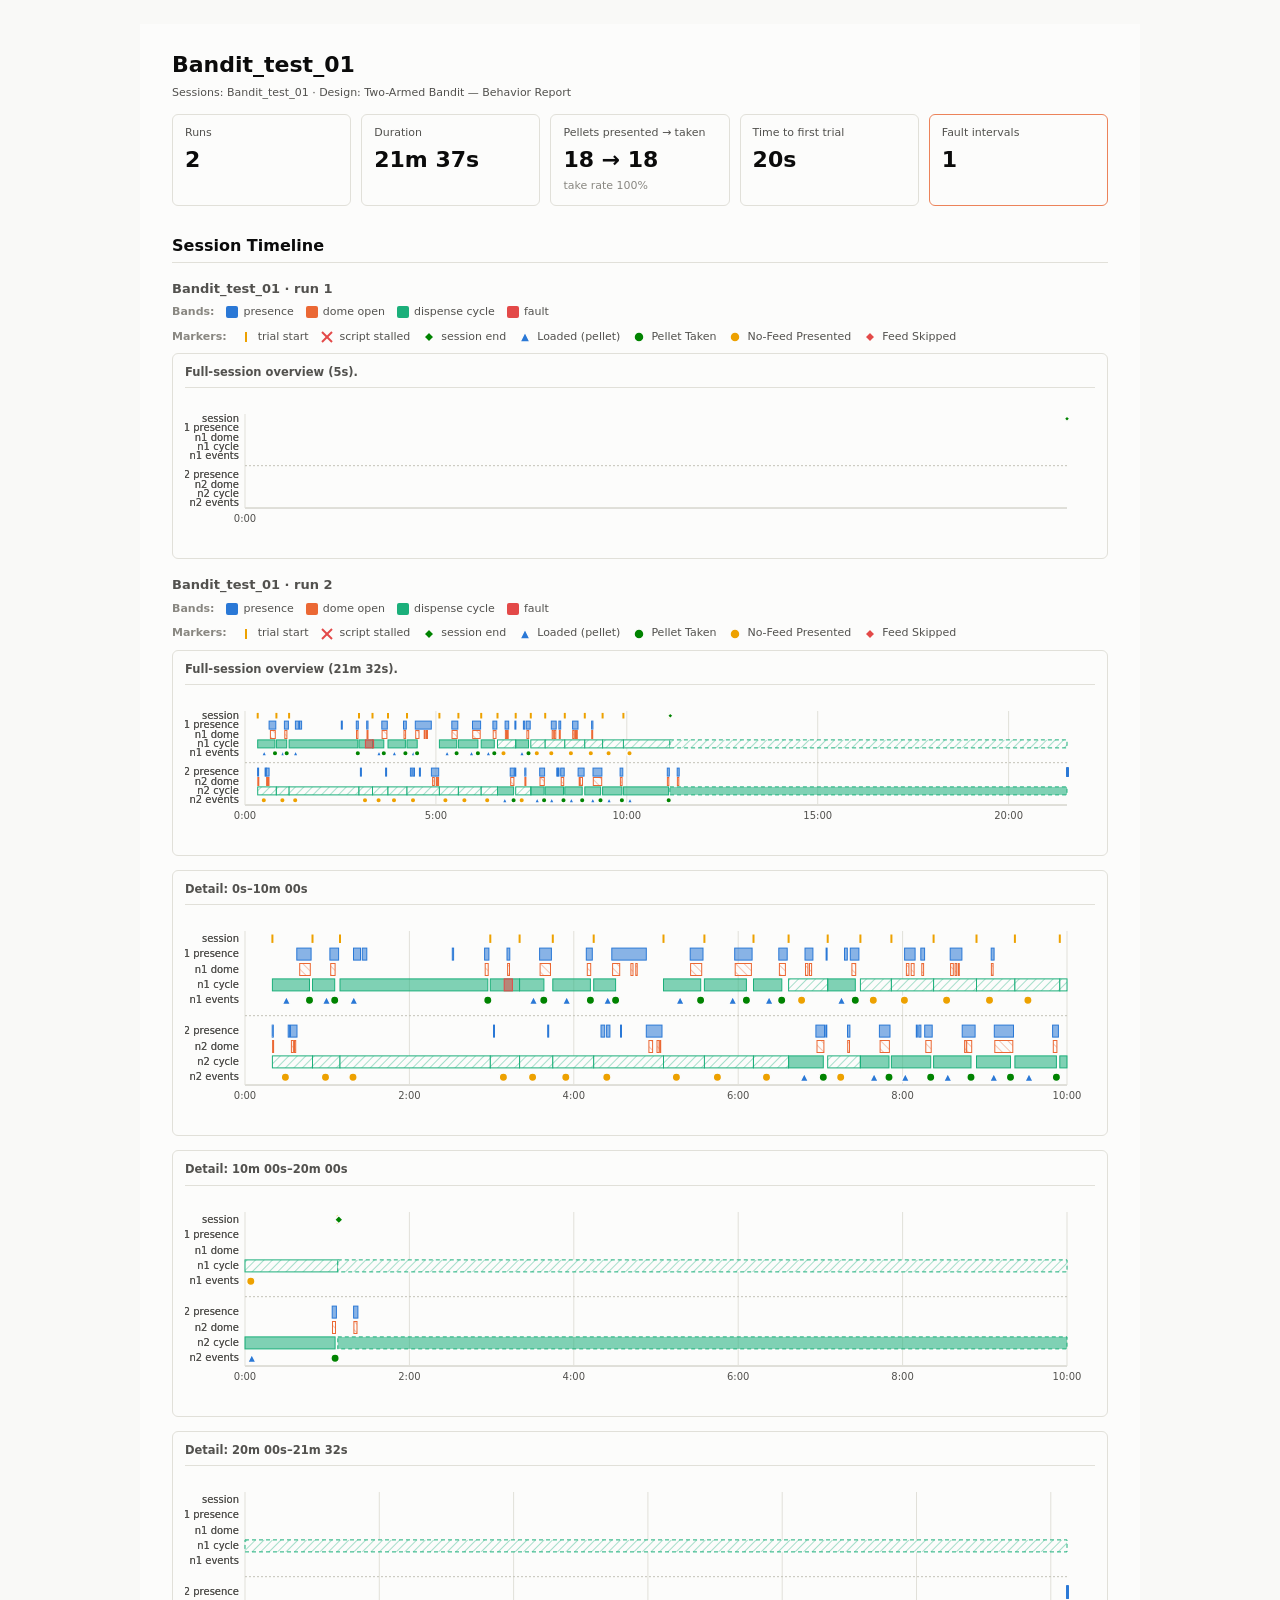
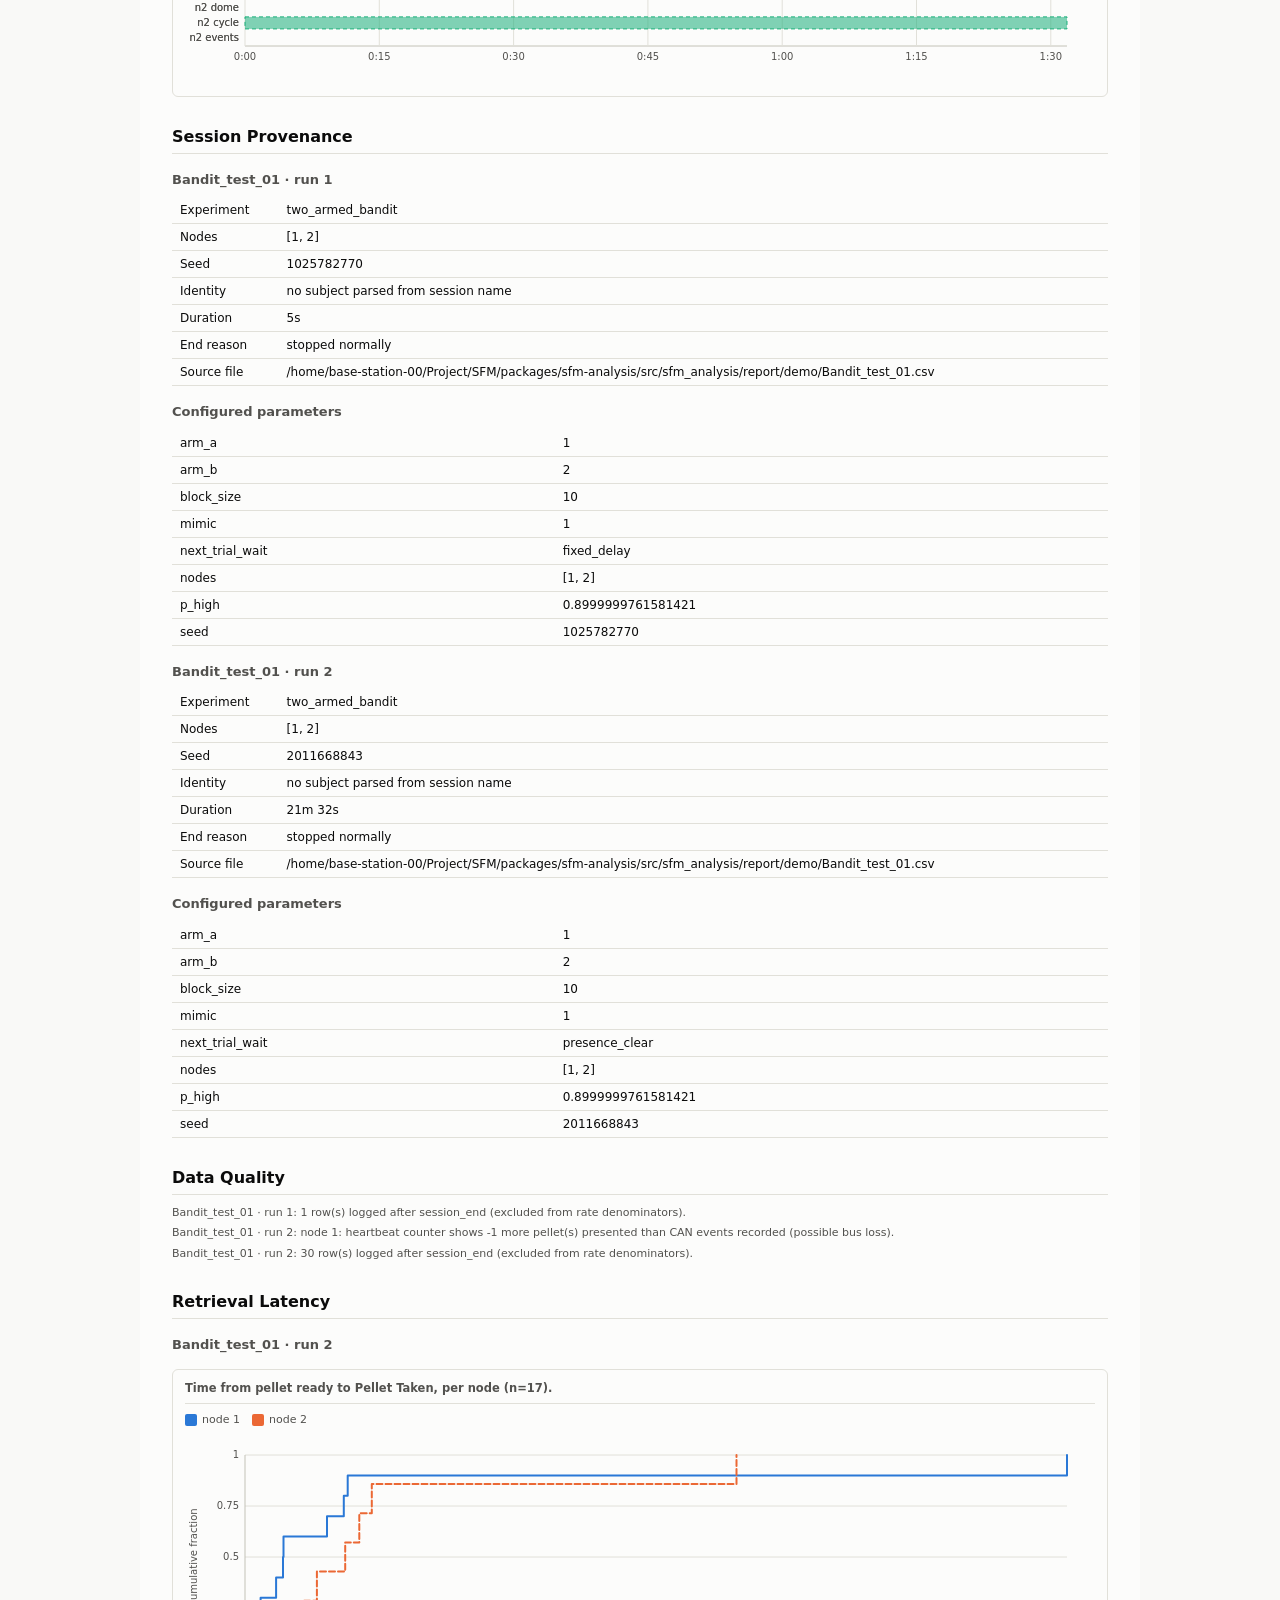
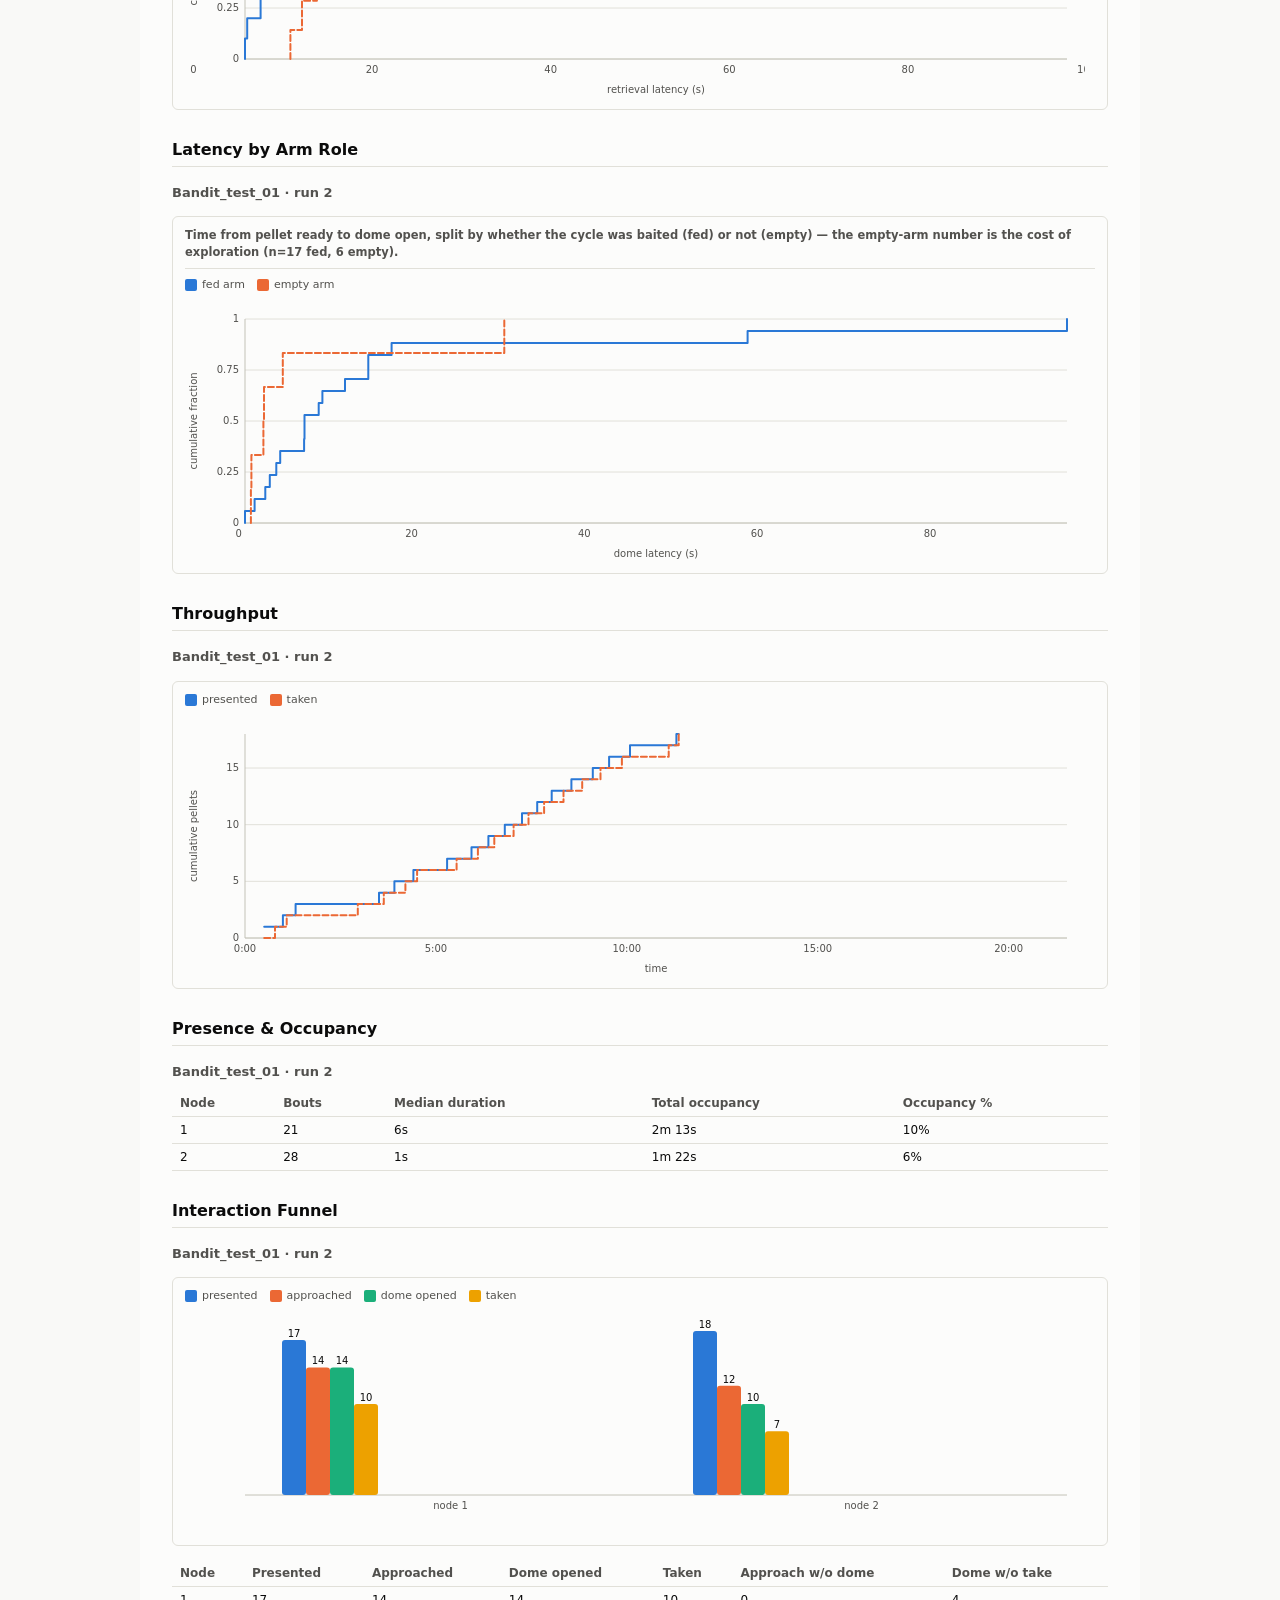
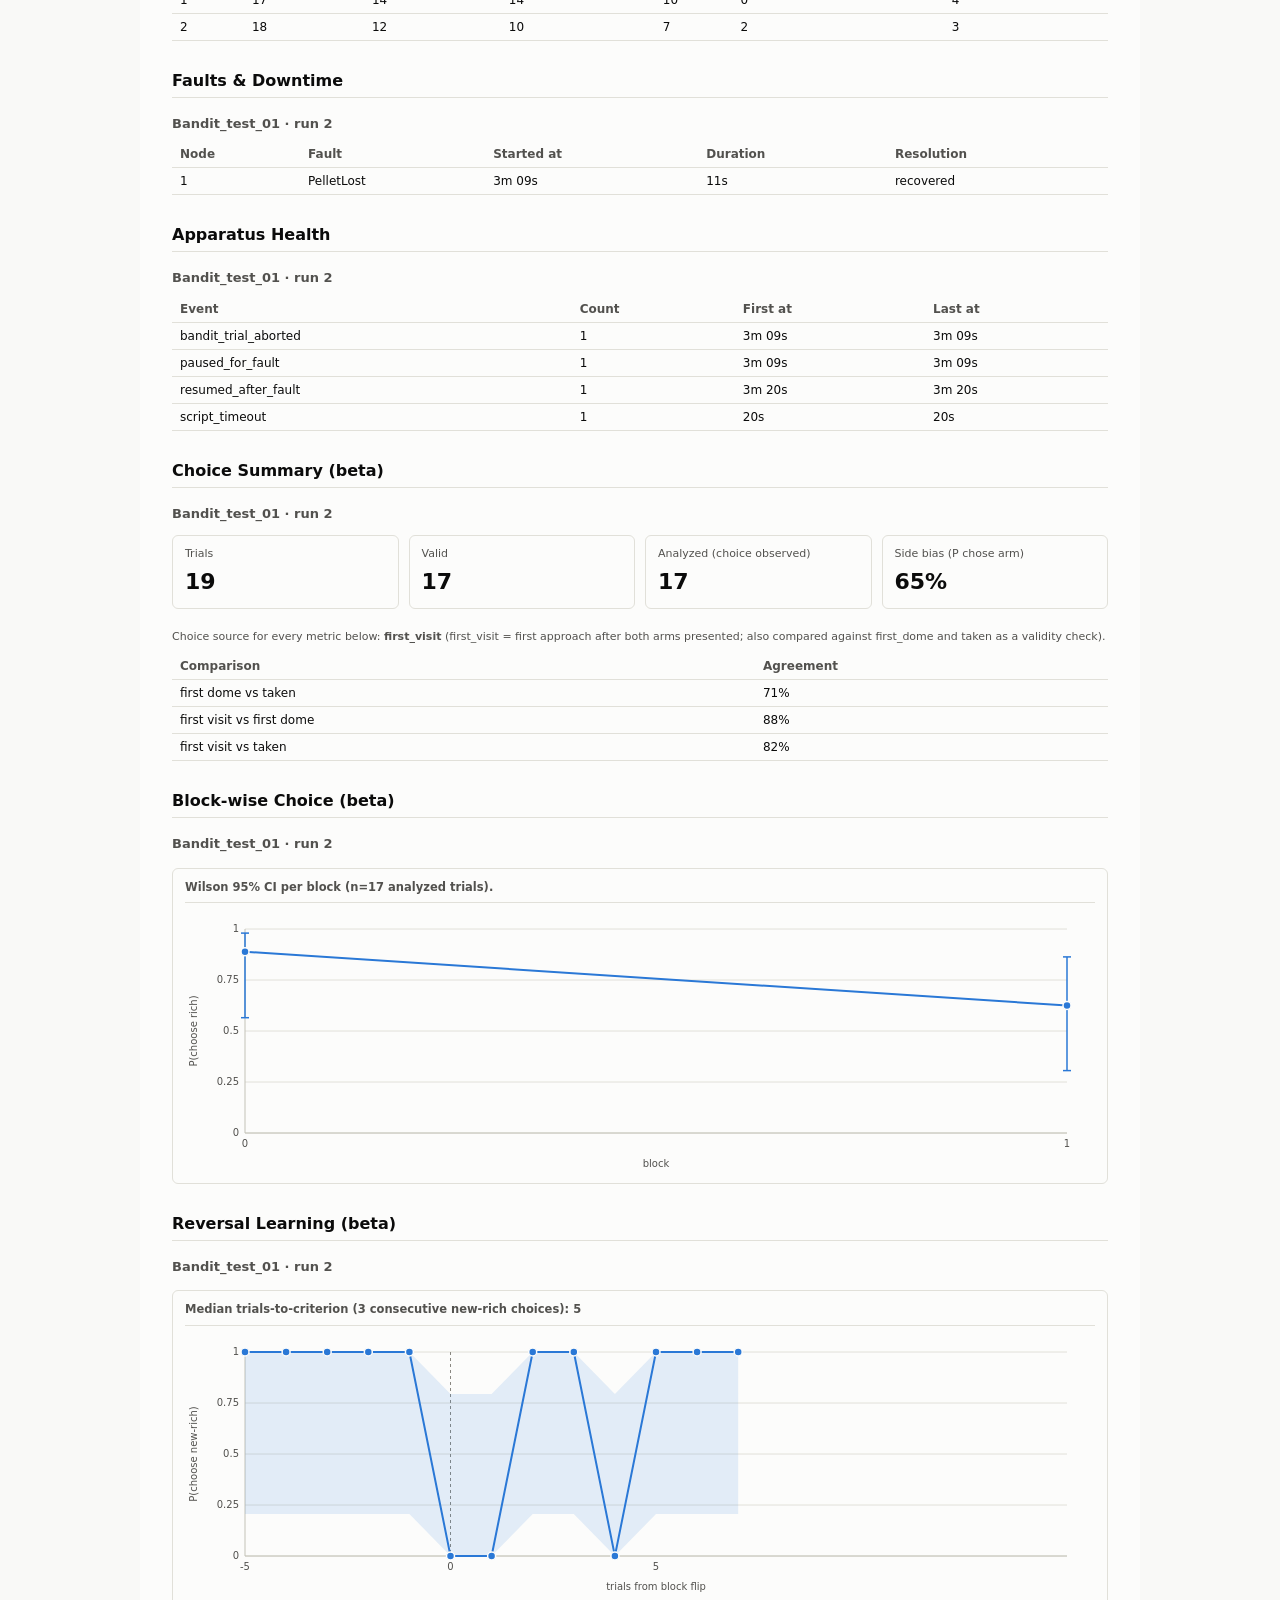
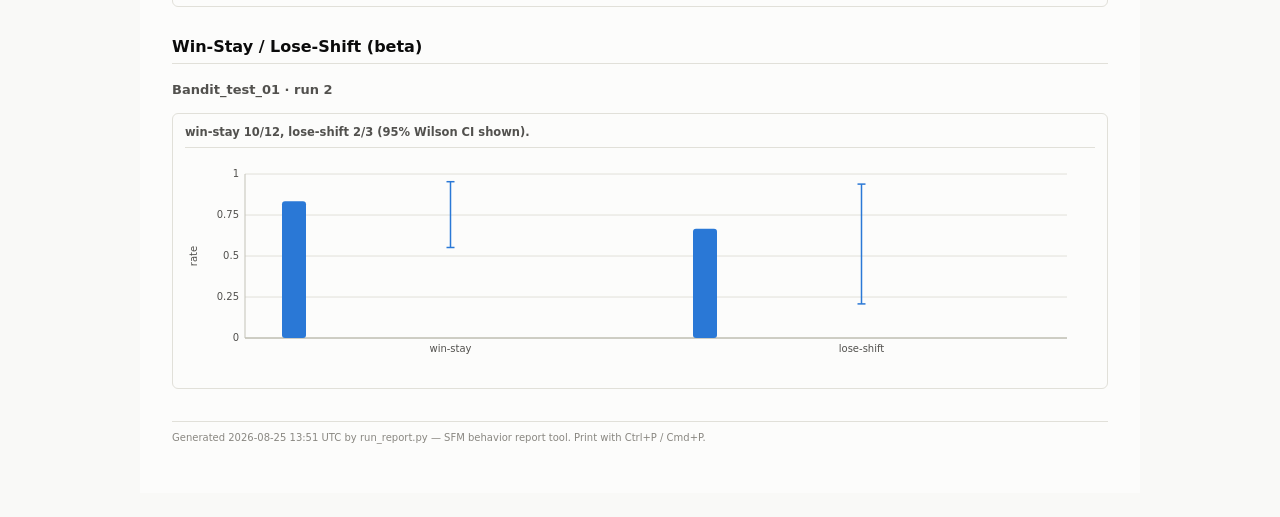
<file: packages/sfm-analysis/Bandit_test_01_report.html>
<!doctype html>
<html lang="en">
<head>
<meta charset="utf-8">
<title>Bandit_test_01</title>
<style>
:root {
  --surface: #fcfcfb;
  --page: #f9f9f7;
  --ink-primary: #0b0b0b;
  --ink-secondary: #52514e;
  --ink-muted: #898781;
  --gridline: #e1e0d9;
  --axis: #c3c2b7;
  --status-good: #0ca30c;
  --status-warning: #fab219;
  --status-serious: #ec835a;
  --status-critical: #d03b3b;
}

* { box-sizing: border-box; }

body {
  background: var(--page);
  color: var(--ink-primary);
  font: 13px/1.5 system-ui, -apple-system, "Segoe UI", sans-serif;
  margin: 0;
  padding: 24px;
  /* Keeps figure borders/backgrounds visible under Ctrl+P even when the
     browser's print settings default to suppressing background graphics —
     they're what makes each graph's own caption/legend unambiguous on paper. */
  print-color-adjust: exact;
  -webkit-print-color-adjust: exact;
}

.report {
  max-width: 1000px;
  margin: 0 auto;
  background: var(--surface);
  padding: 24px 32px 48px;
}

h1 { font-size: 22px; margin: 0 0 4px; }
h2 { font-size: 16px; margin: 28px 0 10px; page-break-after: avoid; border-bottom: 1px solid var(--gridline); padding-bottom: 4px; }
h3 { font-size: 13px; margin: 16px 0 6px; page-break-after: avoid; color: var(--ink-secondary); }
p { margin: 4px 0; }

table { border-collapse: collapse; width: 100%; font-size: 12px; margin: 8px 0 16px; }
th, td { text-align: left; padding: 4px 8px; border-bottom: 1px solid var(--gridline); font-variant-numeric: tabular-nums; }
th { color: var(--ink-secondary); font-weight: 600; white-space: nowrap; }
tbody tr:hover { background: var(--page); }

.kpi-band { display: flex; flex-wrap: wrap; gap: 10px; margin: 12px 0 20px; }
.kpi { flex: 1 1 140px; border: 1px solid var(--gridline); border-radius: 6px; padding: 10px 12px; min-width: 120px; }
.kpi .kpi-label { font-size: 11px; color: var(--ink-secondary); }
.kpi .kpi-value { font-size: 22px; font-weight: 600; margin-top: 2px; }
.kpi .kpi-sub { font-size: 11px; color: var(--ink-muted); margin-top: 2px; }
.kpi.sev-warning { border-color: var(--status-warning); }
.kpi.sev-serious { border-color: var(--status-serious); }
.kpi.sev-critical { border-color: var(--status-critical); }

.banner { border-left: 4px solid var(--status-warning); background: #fff8ea; padding: 8px 12px; margin: 10px 0; font-size: 12px; }
.banner.critical { border-left-color: var(--status-critical); background: #fdecea; }
.note { color: var(--ink-secondary); font-size: 11px; margin: 4px 0; }

.section { page-break-inside: avoid; margin-bottom: 8px; }

/* Each figure is a visibly bounded card: caption/legend/chart for ONE graph
   live inside one box, so a multi-figure section (e.g. the session timeline's
   overview + detail panels) never reads as a caption floating between two
   unrelated graphs — the border makes "which graph this describes" unambiguous. */
figure {
  margin: 14px 0;
  padding: 10px 12px 12px;
  border: 1px solid var(--gridline);
  border-radius: 6px;
  background: var(--surface);
  page-break-inside: avoid;
}
/* Caption/legend always come first in the markup (above the chart) — see
   sections/*.py — so this is a compact header, not a footnote. */
figcaption {
  font-size: 11.5px;
  font-weight: 600;
  color: var(--ink-secondary);
  margin: 0 0 8px;
  padding-bottom: 6px;
  border-bottom: 1px solid var(--gridline);
}

.chart { width: 100%; height: auto; display: block; }
.chart text { fill: var(--ink-secondary); font-size: 10px; }
.chart .axis-line { stroke: var(--axis); stroke-width: 1; }
.chart .gridline { stroke: var(--gridline); stroke-width: 1; }
.chart .value-label { fill: var(--ink-primary); font-size: 10px; }
.chart .node-divider { stroke: var(--axis); stroke-width: 1; stroke-dasharray: 2,2; }
.chart .actogram-night { fill: var(--gridline); }

.legend { display: flex; flex-wrap: wrap; align-items: center; gap: 12px; font-size: 11px; color: var(--ink-secondary); margin: 0 0 8px; }
.legend-item { display: inline-flex; align-items: center; gap: 5px; }
.legend-swatch { width: 12px; height: 12px; border-radius: 2px; display: inline-block; }
.legend-label { font-weight: 600; color: var(--ink-muted); }
.legend-glyph { display: inline-block; vertical-align: middle; flex-shrink: 0; }
/* A legend sitting directly above a figure (timeline.py: shared once across
   several panels) needs the same bottom spacing as one inside a figure. */
.legend + figure { margin-top: 4px; }

details.error { border: 1px solid var(--status-critical); border-radius: 6px; padding: 8px 12px; margin: 8px 0; }
details.error summary { color: var(--status-critical); font-weight: 600; cursor: pointer; }
details.error pre { font-size: 11px; overflow-x: auto; white-space: pre-wrap; }

footer { margin-top: 32px; font-size: 10px; color: var(--ink-muted); border-top: 1px solid var(--gridline); padding-top: 8px; }

@media print {
  body { background: var(--surface); padding: 0; }
  .report { max-width: none; padding: 0; }
  .section, figure, table { page-break-inside: avoid; }
  h2 { page-break-after: avoid; }
  .no-print { display: none; }
}

@page { size: A4 portrait; margin: 12mm; }
</style>
</head>
<body>
<svg width="0" height="0" style="position:absolute"><defs><pattern id="hatch-0" width="6" height="6" patternUnits="userSpaceOnUse" patternTransform="rotate(45)"><rect width="6" height="6" fill="#fcfcfb"/><line x1="0" y1="0" x2="0" y2="6" stroke="#2a78d6" stroke-width="1.4" opacity="0.55"/></pattern>
<pattern id="hatch-1" width="6" height="6" patternUnits="userSpaceOnUse" patternTransform="rotate(135)"><rect width="6" height="6" fill="#fcfcfb"/><line x1="0" y1="0" x2="0" y2="6" stroke="#eb6834" stroke-width="1.4" opacity="0.55"/></pattern>
<pattern id="hatch-2" width="6" height="6" patternUnits="userSpaceOnUse" patternTransform="rotate(45)"><rect width="6" height="6" fill="#fcfcfb"/><line x1="0" y1="0" x2="0" y2="6" stroke="#1baf7a" stroke-width="1.4" opacity="0.55"/></pattern>
<pattern id="hatch-3" width="6" height="6" patternUnits="userSpaceOnUse" patternTransform="rotate(135)"><rect width="6" height="6" fill="#fcfcfb"/><line x1="0" y1="0" x2="0" y2="6" stroke="#eda100" stroke-width="1.4" opacity="0.55"/></pattern>
<pattern id="hatch-4" width="6" height="6" patternUnits="userSpaceOnUse" patternTransform="rotate(45)"><rect width="6" height="6" fill="#fcfcfb"/><line x1="0" y1="0" x2="0" y2="6" stroke="#e87ba4" stroke-width="1.4" opacity="0.55"/></pattern>
<pattern id="hatch-5" width="6" height="6" patternUnits="userSpaceOnUse" patternTransform="rotate(135)"><rect width="6" height="6" fill="#fcfcfb"/><line x1="0" y1="0" x2="0" y2="6" stroke="#008300" stroke-width="1.4" opacity="0.55"/></pattern>
<pattern id="hatch-6" width="6" height="6" patternUnits="userSpaceOnUse" patternTransform="rotate(45)"><rect width="6" height="6" fill="#fcfcfb"/><line x1="0" y1="0" x2="0" y2="6" stroke="#4a3aa7" stroke-width="1.4" opacity="0.55"/></pattern>
<pattern id="hatch-7" width="6" height="6" patternUnits="userSpaceOnUse" patternTransform="rotate(135)"><rect width="6" height="6" fill="#fcfcfb"/><line x1="0" y1="0" x2="0" y2="6" stroke="#e34948" stroke-width="1.4" opacity="0.55"/></pattern></defs></svg>
<div class="report">
  <h1>Bandit_test_01</h1>
  <p class="note">Sessions: Bandit_test_01 · Design: Two-Armed Bandit — Behavior Report</p>
  <div class="kpi-band"><div class="kpi"><div class="kpi-label">Runs</div><div class="kpi-value">2</div></div><div class="kpi"><div class="kpi-label">Duration</div><div class="kpi-value">21m 37s</div></div><div class="kpi"><div class="kpi-label">Pellets presented → taken</div><div class="kpi-value">18 → 18</div><div class="kpi-sub">take rate 100%</div></div><div class="kpi"><div class="kpi-label">Time to first trial</div><div class="kpi-value">20s</div></div><div class="kpi sev-serious"><div class="kpi-label">Fault intervals</div><div class="kpi-value">1</div></div></div>
  <div class="section" style="page-break-before: always"><h2>Session Timeline</h2><h3>Bandit_test_01 · run 1</h3><div class="legend"><span class="legend-label">Bands:</span><span class="legend-item"><span class="legend-swatch" style="background:#2a78d6"></span>presence</span><span class="legend-item"><span class="legend-swatch" style="background:#eb6834"></span>dome open</span><span class="legend-item"><span class="legend-swatch" style="background:#1baf7a"></span>dispense cycle</span><span class="legend-item"><span class="legend-swatch" style="background:#e34948"></span>fault</span></div><div class="legend"><span class="legend-label">Markers:</span><span class="legend-item"><svg class="legend-glyph" width="14" height="14" viewBox="0 0 14 14"><line x1="7.0" y1="2.0" x2="7.0" y2="12.0" stroke="#eda100" stroke-width="2"></line></svg>trial start</span><span class="legend-item"><svg class="legend-glyph" width="14" height="14" viewBox="0 0 14 14"><g stroke="#e34948" stroke-width="2"><line x1="2.0" y1="2.0" x2="12.0" y2="12.0"/><line x1="2.0" y1="12.0" x2="12.0" y2="2.0"/></g></svg>script stalled</span><span class="legend-item"><svg class="legend-glyph" width="14" height="14" viewBox="0 0 14 14"><polygon points="7.0,2.0 12.0,7.0 7.0,12.0 2.0,7.0" fill="#008300" stroke="#fcfcfb" stroke-width="1.5"></polygon></svg>session end</span><span class="legend-item"><svg class="legend-glyph" width="14" height="14" viewBox="0 0 14 14"><polygon points="7.0,2.0 2.0,12.0 12.0,12.0" fill="#2a78d6" stroke="#fcfcfb" stroke-width="1.5"></polygon></svg>Loaded (pellet)</span><span class="legend-item"><svg class="legend-glyph" width="14" height="14" viewBox="0 0 14 14"><circle cx="7.0" cy="7.0" r="5.0" fill="#008300" stroke="#fcfcfb" stroke-width="1.5"></circle></svg>Pellet Taken</span><span class="legend-item"><svg class="legend-glyph" width="14" height="14" viewBox="0 0 14 14"><circle cx="7.0" cy="7.0" r="5.0" fill="#eda100" stroke="#fcfcfb" stroke-width="1.5"></circle></svg>No-Feed Presented</span><span class="legend-item"><svg class="legend-glyph" width="14" height="14" viewBox="0 0 14 14"><polygon points="7.0,2.0 12.0,7.0 7.0,12.0 2.0,7.0" fill="#e34948" stroke="#fcfcfb" stroke-width="1.5"></polygon></svg>Feed Skipped</span></div><figure><figcaption>Full-session overview (5s).</figcaption><svg class="chart" viewBox="0 0 900 150" xmlns="http://www.w3.org/2000/svg" role="img" style="width:100%;height:auto;max-width:900px"><title>Bandit_test_01 · run 1 timeline (0s–5s)</title><line class="axis-line" x1="60.0" y1="112.0" x2="882.0" y2="112.0"/><line class="gridline" x1="60.0" y1="18.0" x2="60.0" y2="112.0"/><text x="60.0" y="126.0" text-anchor="middle">0:00</text><line class="gridline" x1="920.2" y1="18.0" x2="920.2" y2="112.0"/><text x="920.2" y="126.0" text-anchor="middle">0:05</text><text x="54.0" y="25.7" text-anchor="end">session</text><text x="54.0" y="35.1" text-anchor="end">n1 presence</text><text x="54.0" y="44.5" text-anchor="end">n1 dome</text><text x="54.0" y="53.9" text-anchor="end">n1 cycle</text><text x="54.0" y="63.3" text-anchor="end">n1 events</text><text x="54.0" y="72.7" text-anchor="end"></text><text x="54.0" y="82.1" text-anchor="end">n2 presence</text><text x="54.0" y="91.5" text-anchor="end">n2 dome</text><text x="54.0" y="100.9" text-anchor="end">n2 cycle</text><text x="54.0" y="110.3" text-anchor="end">n2 events</text><text x="54.0" y="25.7" text-anchor="end">session</text><text x="54.0" y="35.1" text-anchor="end">n1 presence</text><text x="54.0" y="44.5" text-anchor="end">n1 dome</text><text x="54.0" y="53.9" text-anchor="end">n1 cycle</text><text x="54.0" y="63.3" text-anchor="end">n1 events</text><text x="54.0" y="72.7" text-anchor="end"></text><text x="54.0" y="82.1" text-anchor="end">n2 presence</text><text x="54.0" y="91.5" text-anchor="end">n2 dome</text><text x="54.0" y="100.9" text-anchor="end">n2 cycle</text><text x="54.0" y="110.3" text-anchor="end">n2 events</text><polygon points="882.0,19.9 884.8,22.7 882.0,25.5 879.2,22.7" fill="#008300" stroke="#fcfcfb" stroke-width="1.5"><title>session_end</title></polygon><line class="node-divider" x1="60.0" y1="69.7" x2="882.0" y2="69.7"/></svg></figure><h3>Bandit_test_01 · run 2</h3><div class="legend"><span class="legend-label">Bands:</span><span class="legend-item"><span class="legend-swatch" style="background:#2a78d6"></span>presence</span><span class="legend-item"><span class="legend-swatch" style="background:#eb6834"></span>dome open</span><span class="legend-item"><span class="legend-swatch" style="background:#1baf7a"></span>dispense cycle</span><span class="legend-item"><span class="legend-swatch" style="background:#e34948"></span>fault</span></div><div class="legend"><span class="legend-label">Markers:</span><span class="legend-item"><svg class="legend-glyph" width="14" height="14" viewBox="0 0 14 14"><line x1="7.0" y1="2.0" x2="7.0" y2="12.0" stroke="#eda100" stroke-width="2"></line></svg>trial start</span><span class="legend-item"><svg class="legend-glyph" width="14" height="14" viewBox="0 0 14 14"><g stroke="#e34948" stroke-width="2"><line x1="2.0" y1="2.0" x2="12.0" y2="12.0"/><line x1="2.0" y1="12.0" x2="12.0" y2="2.0"/></g></svg>script stalled</span><span class="legend-item"><svg class="legend-glyph" width="14" height="14" viewBox="0 0 14 14"><polygon points="7.0,2.0 12.0,7.0 7.0,12.0 2.0,7.0" fill="#008300" stroke="#fcfcfb" stroke-width="1.5"></polygon></svg>session end</span><span class="legend-item"><svg class="legend-glyph" width="14" height="14" viewBox="0 0 14 14"><polygon points="7.0,2.0 2.0,12.0 12.0,12.0" fill="#2a78d6" stroke="#fcfcfb" stroke-width="1.5"></polygon></svg>Loaded (pellet)</span><span class="legend-item"><svg class="legend-glyph" width="14" height="14" viewBox="0 0 14 14"><circle cx="7.0" cy="7.0" r="5.0" fill="#008300" stroke="#fcfcfb" stroke-width="1.5"></circle></svg>Pellet Taken</span><span class="legend-item"><svg class="legend-glyph" width="14" height="14" viewBox="0 0 14 14"><circle cx="7.0" cy="7.0" r="5.0" fill="#eda100" stroke="#fcfcfb" stroke-width="1.5"></circle></svg>No-Feed Presented</span><span class="legend-item"><svg class="legend-glyph" width="14" height="14" viewBox="0 0 14 14"><polygon points="7.0,2.0 12.0,7.0 7.0,12.0 2.0,7.0" fill="#e34948" stroke="#fcfcfb" stroke-width="1.5"></polygon></svg>Feed Skipped</span></div><figure><figcaption>Full-session overview (21m 32s).</figcaption><svg class="chart" viewBox="0 0 900 150" xmlns="http://www.w3.org/2000/svg" role="img" style="width:100%;height:auto;max-width:900px"><title>Bandit_test_01 · run 2 timeline (0s–1292s)</title><line class="axis-line" x1="60.0" y1="112.0" x2="882.0" y2="112.0"/><line class="gridline" x1="60.0" y1="18.0" x2="60.0" y2="112.0"/><text x="60.0" y="126.0" text-anchor="middle">0:00</text><line class="gridline" x1="250.9" y1="18.0" x2="250.9" y2="112.0"/><text x="250.9" y="126.0" text-anchor="middle">5:00</text><line class="gridline" x1="441.8" y1="18.0" x2="441.8" y2="112.0"/><text x="441.8" y="126.0" text-anchor="middle">10:00</text><line class="gridline" x1="632.7" y1="18.0" x2="632.7" y2="112.0"/><text x="632.7" y="126.0" text-anchor="middle">15:00</text><line class="gridline" x1="823.6" y1="18.0" x2="823.6" y2="112.0"/><text x="823.6" y="126.0" text-anchor="middle">20:00</text><text x="54.0" y="25.7" text-anchor="end">session</text><text x="54.0" y="35.1" text-anchor="end">n1 presence</text><text x="54.0" y="44.5" text-anchor="end">n1 dome</text><text x="54.0" y="53.9" text-anchor="end">n1 cycle</text><text x="54.0" y="63.3" text-anchor="end">n1 events</text><text x="54.0" y="72.7" text-anchor="end"></text><text x="54.0" y="82.1" text-anchor="end">n2 presence</text><text x="54.0" y="91.5" text-anchor="end">n2 dome</text><text x="54.0" y="100.9" text-anchor="end">n2 cycle</text><text x="54.0" y="110.3" text-anchor="end">n2 events</text><rect x="84.1" y="28.1" width="6.7" height="8" fill="#2a78d6" fill-opacity="0.55" stroke="#2a78d6" stroke-width="1"><title>presence</title></rect><rect x="99.4" y="28.1" width="4.0" height="8" fill="#2a78d6" fill-opacity="0.55" stroke="#2a78d6" stroke-width="1"><title>presence</title></rect><rect x="110.4" y="28.1" width="3.3" height="8" fill="#2a78d6" fill-opacity="0.55" stroke="#2a78d6" stroke-width="1"><title>presence</title></rect><rect x="114.5" y="28.1" width="2.1" height="8" fill="#2a78d6" fill-opacity="0.55" stroke="#2a78d6" stroke-width="1"><title>presence</title></rect><rect x="156.3" y="28.1" width="1.0" height="8" fill="#2a78d6" fill-opacity="0.55" stroke="#2a78d6" stroke-width="1"><title>presence</title></rect><rect x="171.3" y="28.1" width="2.0" height="8" fill="#2a78d6" fill-opacity="0.55" stroke="#2a78d6" stroke-width="1"><title>presence</title></rect><rect x="181.7" y="28.1" width="1.3" height="8" fill="#2a78d6" fill-opacity="0.55" stroke="#2a78d6" stroke-width="1"><title>presence</title></rect><rect x="196.8" y="28.1" width="5.5" height="8" fill="#2a78d6" fill-opacity="0.55" stroke="#2a78d6" stroke-width="1"><title>presence</title></rect><rect x="218.5" y="28.1" width="2.8" height="8" fill="#2a78d6" fill-opacity="0.55" stroke="#2a78d6" stroke-width="1"><title>presence</title></rect><rect x="230.3" y="28.1" width="16.0" height="8" fill="#2a78d6" fill-opacity="0.55" stroke="#2a78d6" stroke-width="1"><title>presence</title></rect><rect x="266.8" y="28.1" width="6.0" height="8" fill="#2a78d6" fill-opacity="0.55" stroke="#2a78d6" stroke-width="1"><title>presence</title></rect><rect x="287.5" y="28.1" width="8.1" height="8" fill="#2a78d6" fill-opacity="0.55" stroke="#2a78d6" stroke-width="1"><title>presence</title></rect><rect x="307.9" y="28.1" width="3.9" height="8" fill="#2a78d6" fill-opacity="0.55" stroke="#2a78d6" stroke-width="1"><title>presence</title></rect><rect x="320.1" y="28.1" width="3.6" height="8" fill="#2a78d6" fill-opacity="0.55" stroke="#2a78d6" stroke-width="1"><title>presence</title></rect><rect x="329.9" y="28.1" width="1.0" height="8" fill="#2a78d6" fill-opacity="0.55" stroke="#2a78d6" stroke-width="1"><title>presence</title></rect><rect x="338.4" y="28.1" width="1.3" height="8" fill="#2a78d6" fill-opacity="0.55" stroke="#2a78d6" stroke-width="1"><title>presence</title></rect><rect x="341.2" y="28.1" width="4.0" height="8" fill="#2a78d6" fill-opacity="0.55" stroke="#2a78d6" stroke-width="1"><title>presence</title></rect><rect x="366.3" y="28.1" width="4.9" height="8" fill="#2a78d6" fill-opacity="0.55" stroke="#2a78d6" stroke-width="1"><title>presence</title></rect><rect x="373.9" y="28.1" width="1.8" height="8" fill="#2a78d6" fill-opacity="0.55" stroke="#2a78d6" stroke-width="1"><title>presence</title></rect><rect x="387.6" y="28.1" width="5.4" height="8" fill="#2a78d6" fill-opacity="0.55" stroke="#2a78d6" stroke-width="1"><title>presence</title></rect><rect x="406.6" y="28.1" width="1.3" height="8" fill="#2a78d6" fill-opacity="0.55" stroke="#2a78d6" stroke-width="1"><title>presence</title></rect><rect x="85.4" y="37.5" width="4.9" height="8" fill="url(#hatch-1)" stroke="#eb6834" stroke-width="1"><title>dome open</title></rect><rect x="99.8" y="37.5" width="2.1" height="8" fill="url(#hatch-1)" stroke="#eb6834" stroke-width="1"><title>dome open</title></rect><rect x="171.5" y="37.5" width="1.4" height="8" fill="url(#hatch-1)" stroke="#eb6834" stroke-width="1"><title>dome open</title></rect><rect x="182.0" y="37.5" width="1.0" height="8" fill="url(#hatch-1)" stroke="#eb6834" stroke-width="1"><title>dome open</title></rect><rect x="197.1" y="37.5" width="4.8" height="8" fill="url(#hatch-1)" stroke="#eb6834" stroke-width="1"><title>dome open</title></rect><rect x="219.0" y="37.5" width="1.6" height="8" fill="url(#hatch-1)" stroke="#eb6834" stroke-width="1"><title>dome open</title></rect><rect x="230.7" y="37.5" width="3.3" height="8" fill="url(#hatch-1)" stroke="#eb6834" stroke-width="1"><title>dome open</title></rect><rect x="239.2" y="37.5" width="1.0" height="8" fill="url(#hatch-1)" stroke="#eb6834" stroke-width="1"><title>dome open</title></rect><rect x="241.5" y="37.5" width="1.0" height="8" fill="url(#hatch-1)" stroke="#eb6834" stroke-width="1"><title>dome open</title></rect><rect x="267.0" y="37.5" width="5.2" height="8" fill="url(#hatch-1)" stroke="#eb6834" stroke-width="1"><title>dome open</title></rect><rect x="287.7" y="37.5" width="7.5" height="8" fill="url(#hatch-1)" stroke="#eb6834" stroke-width="1"><title>dome open</title></rect><rect x="308.2" y="37.5" width="2.8" height="8" fill="url(#hatch-1)" stroke="#eb6834" stroke-width="1"><title>dome open</title></rect><rect x="320.4" y="37.5" width="1.1" height="8" fill="url(#hatch-1)" stroke="#eb6834" stroke-width="1"><title>dome open</title></rect><rect x="322.2" y="37.5" width="1.0" height="8" fill="url(#hatch-1)" stroke="#eb6834" stroke-width="1"><title>dome open</title></rect><rect x="341.9" y="37.5" width="1.8" height="8" fill="url(#hatch-1)" stroke="#eb6834" stroke-width="1"><title>dome open</title></rect><rect x="367.2" y="37.5" width="1.1" height="8" fill="url(#hatch-1)" stroke="#eb6834" stroke-width="1"><title>dome open</title></rect><rect x="369.4" y="37.5" width="1.4" height="8" fill="url(#hatch-1)" stroke="#eb6834" stroke-width="1"><title>dome open</title></rect><rect x="374.3" y="37.5" width="1.0" height="8" fill="url(#hatch-1)" stroke="#eb6834" stroke-width="1"><title>dome open</title></rect><rect x="387.7" y="37.5" width="1.3" height="8" fill="url(#hatch-1)" stroke="#eb6834" stroke-width="1"><title>dome open</title></rect><rect x="389.8" y="37.5" width="1.0" height="8" fill="url(#hatch-1)" stroke="#eb6834" stroke-width="1"><title>dome open</title></rect><rect x="391.3" y="37.5" width="1.0" height="8" fill="url(#hatch-1)" stroke="#eb6834" stroke-width="1"><title>dome open</title></rect><rect x="406.7" y="37.5" width="1.0" height="8" fill="url(#hatch-1)" stroke="#eb6834" stroke-width="1"><title>dome open</title></rect><rect x="72.7" y="46.9" width="17.2" height="8" fill="#1baf7a" fill-opacity="0.55" stroke="#1baf7a" stroke-width="1"><title>cycle 0 (fed)</title></rect><rect x="91.4" y="46.9" width="10.3" height="8" fill="#1baf7a" fill-opacity="0.55" stroke="#1baf7a" stroke-width="1"><title>cycle 1 (fed)</title></rect><rect x="104.1" y="46.9" width="68.7" height="8" fill="#1baf7a" fill-opacity="0.55" stroke="#1baf7a" stroke-width="1"><title>cycle 2 (fed)</title></rect><rect x="174.0" y="46.9" width="13.6" height="8" fill="#1baf7a" fill-opacity="0.55" stroke="#1baf7a" stroke-width="1"><title>cycle 3 (fed)</title></rect><rect x="187.5" y="46.9" width="11.3" height="8" fill="#1baf7a" fill-opacity="0.55" stroke="#1baf7a" stroke-width="1"><title>cycle 4 (fed)</title></rect><rect x="203.0" y="46.9" width="17.4" height="8" fill="#1baf7a" fill-opacity="0.55" stroke="#1baf7a" stroke-width="1"><title>cycle 5 (fed)</title></rect><rect x="222.0" y="46.9" width="10.2" height="8" fill="#1baf7a" fill-opacity="0.55" stroke="#1baf7a" stroke-width="1"><title>cycle 6 (fed)</title></rect><rect x="254.4" y="46.9" width="17.3" height="8" fill="#1baf7a" fill-opacity="0.55" stroke="#1baf7a" stroke-width="1"><title>cycle 7 (fed)</title></rect><rect x="273.4" y="46.9" width="19.5" height="8" fill="#1baf7a" fill-opacity="0.55" stroke="#1baf7a" stroke-width="1"><title>cycle 8 (fed)</title></rect><rect x="296.2" y="46.9" width="13.1" height="8" fill="#1baf7a" fill-opacity="0.55" stroke="#1baf7a" stroke-width="1"><title>cycle 9 (fed)</title></rect><rect x="312.5" y="46.9" width="18.2" height="8" fill="url(#hatch-2)" stroke="#1baf7a" stroke-width="1"><title>cycle 10 (no-feed)</title></rect><rect x="330.7" y="46.9" width="12.8" height="8" fill="#1baf7a" fill-opacity="0.55" stroke="#1baf7a" stroke-width="1"><title>cycle 11 (fed)</title></rect><rect x="345.8" y="46.9" width="14.4" height="8" fill="url(#hatch-2)" stroke="#1baf7a" stroke-width="1"><title>cycle 12 (no-feed)</title></rect><rect x="360.2" y="46.9" width="19.6" height="8" fill="url(#hatch-2)" stroke="#1baf7a" stroke-width="1"><title>cycle 13 (no-feed)</title></rect><rect x="379.8" y="46.9" width="19.9" height="8" fill="url(#hatch-2)" stroke="#1baf7a" stroke-width="1"><title>cycle 14 (no-feed)</title></rect><rect x="399.8" y="46.9" width="17.8" height="8" fill="url(#hatch-2)" stroke="#1baf7a" stroke-width="1"><title>cycle 15 (no-feed)</title></rect><rect x="417.6" y="46.9" width="20.9" height="8" fill="url(#hatch-2)" stroke="#1baf7a" stroke-width="1"><title>cycle 16 (no-feed)</title></rect><rect x="438.4" y="46.9" width="46.5" height="8" fill="url(#hatch-2)" stroke="#1baf7a" stroke-width="1"><title>cycle 17 (no-feed)</title></rect><rect x="484.9" y="46.9" width="397.1" height="8" fill="url(#hatch-2)" stroke="#1baf7a" stroke-width="1" stroke-dasharray="4,3"><title>cycle 18 (no-feed)</title></rect><rect x="180.4" y="46.9" width="8.2" height="8" fill="#e34948" fill-opacity="0.55" stroke="#e34948" stroke-width="1"><title>Fault: PelletLost</title></rect><rect x="72.6" y="75.1" width="1.0" height="8" fill="#2a78d6" fill-opacity="0.55" stroke="#2a78d6" stroke-width="1"><title>presence</title></rect><rect x="80.1" y="75.1" width="1.0" height="8" fill="#2a78d6" fill-opacity="0.55" stroke="#2a78d6" stroke-width="1"><title>presence</title></rect><rect x="81.1" y="75.1" width="3.0" height="8" fill="#2a78d6" fill-opacity="0.55" stroke="#2a78d6" stroke-width="1"><title>presence</title></rect><rect x="175.4" y="75.1" width="1.0" height="8" fill="#2a78d6" fill-opacity="0.55" stroke="#2a78d6" stroke-width="1"><title>presence</title></rect><rect x="200.6" y="75.1" width="1.0" height="8" fill="#2a78d6" fill-opacity="0.55" stroke="#2a78d6" stroke-width="1"><title>presence</title></rect><rect x="225.4" y="75.1" width="1.7" height="8" fill="#2a78d6" fill-opacity="0.55" stroke="#2a78d6" stroke-width="1"><title>presence</title></rect><rect x="228.0" y="75.1" width="1.5" height="8" fill="#2a78d6" fill-opacity="0.55" stroke="#2a78d6" stroke-width="1"><title>presence</title></rect><rect x="234.4" y="75.1" width="1.0" height="8" fill="#2a78d6" fill-opacity="0.55" stroke="#2a78d6" stroke-width="1"><title>presence</title></rect><rect x="246.4" y="75.1" width="7.3" height="8" fill="#2a78d6" fill-opacity="0.55" stroke="#2a78d6" stroke-width="1"><title>presence</title></rect><rect x="325.2" y="75.1" width="4.0" height="8" fill="#2a78d6" fill-opacity="0.55" stroke="#2a78d6" stroke-width="1"><title>presence</title></rect><rect x="329.8" y="75.1" width="1.0" height="8" fill="#2a78d6" fill-opacity="0.55" stroke="#2a78d6" stroke-width="1"><title>presence</title></rect><rect x="339.8" y="75.1" width="1.1" height="8" fill="#2a78d6" fill-opacity="0.55" stroke="#2a78d6" stroke-width="1"><title>presence</title></rect><rect x="354.7" y="75.1" width="4.9" height="8" fill="#2a78d6" fill-opacity="0.55" stroke="#2a78d6" stroke-width="1"><title>presence</title></rect><rect x="371.8" y="75.1" width="1.0" height="8" fill="#2a78d6" fill-opacity="0.55" stroke="#2a78d6" stroke-width="1"><title>presence</title></rect><rect x="373.0" y="75.1" width="1.0" height="8" fill="#2a78d6" fill-opacity="0.55" stroke="#2a78d6" stroke-width="1"><title>presence</title></rect><rect x="375.7" y="75.1" width="3.5" height="8" fill="#2a78d6" fill-opacity="0.55" stroke="#2a78d6" stroke-width="1"><title>presence</title></rect><rect x="393.1" y="75.1" width="6.0" height="8" fill="#2a78d6" fill-opacity="0.55" stroke="#2a78d6" stroke-width="1"><title>presence</title></rect><rect x="408.0" y="75.1" width="8.9" height="8" fill="#2a78d6" fill-opacity="0.55" stroke="#2a78d6" stroke-width="1"><title>presence</title></rect><rect x="435.1" y="75.1" width="2.7" height="8" fill="#2a78d6" fill-opacity="0.55" stroke="#2a78d6" stroke-width="1"><title>presence</title></rect><rect x="482.3" y="75.1" width="2.0" height="8" fill="#2a78d6" fill-opacity="0.55" stroke="#2a78d6" stroke-width="1"><title>presence</title></rect><rect x="492.2" y="75.1" width="2.0" height="8" fill="#2a78d6" fill-opacity="0.55" stroke="#2a78d6" stroke-width="1"><title>presence</title></rect><rect x="882.0" y="75.1" width="1.0" height="8" fill="#2a78d6" fill-opacity="0.55" stroke="#2a78d6" stroke-width="1"><title>presence</title></rect><rect x="882.0" y="75.1" width="1.0" height="8" fill="#2a78d6" fill-opacity="0.55" stroke="#2a78d6" stroke-width="1"><title>presence</title></rect><rect x="882.0" y="75.1" width="1.0" height="8" fill="#2a78d6" fill-opacity="0.55" stroke="#2a78d6" stroke-width="1"><title>presence</title></rect><rect x="882.0" y="75.1" width="1.0" height="8" fill="#2a78d6" fill-opacity="0.55" stroke="#2a78d6" stroke-width="1"><title>presence</title></rect><rect x="882.0" y="75.1" width="1.0" height="8" fill="#2a78d6" fill-opacity="0.55" stroke="#2a78d6" stroke-width="1"><title>presence</title></rect><rect x="882.0" y="75.1" width="1.0" height="8" fill="#2a78d6" fill-opacity="0.55" stroke="#2a78d6" stroke-width="1"><title>presence</title></rect><rect x="882.0" y="75.1" width="1.0" height="8" fill="#2a78d6" fill-opacity="0.55" stroke="#2a78d6" stroke-width="1"><title>presence</title></rect><rect x="72.8" y="84.5" width="1.0" height="8" fill="url(#hatch-1)" stroke="#eb6834" stroke-width="1"><title>dome open</title></rect><rect x="81.6" y="84.5" width="1.0" height="8" fill="url(#hatch-1)" stroke="#eb6834" stroke-width="1"><title>dome open</title></rect><rect x="83.0" y="84.5" width="1.0" height="8" fill="url(#hatch-1)" stroke="#eb6834" stroke-width="1"><title>dome open</title></rect><rect x="247.6" y="84.5" width="1.7" height="8" fill="url(#hatch-1)" stroke="#eb6834" stroke-width="1"><title>dome open</title></rect><rect x="251.4" y="84.5" width="1.0" height="8" fill="url(#hatch-1)" stroke="#eb6834" stroke-width="1"><title>dome open</title></rect><rect x="252.6" y="84.5" width="1.0" height="8" fill="url(#hatch-1)" stroke="#eb6834" stroke-width="1"><title>dome open</title></rect><rect x="325.7" y="84.5" width="3.2" height="8" fill="url(#hatch-1)" stroke="#eb6834" stroke-width="1"><title>dome open</title></rect><rect x="339.9" y="84.5" width="1.0" height="8" fill="url(#hatch-1)" stroke="#eb6834" stroke-width="1"><title>dome open</title></rect><rect x="355.0" y="84.5" width="4.3" height="8" fill="url(#hatch-1)" stroke="#eb6834" stroke-width="1"><title>dome open</title></rect><rect x="376.2" y="84.5" width="2.5" height="8" fill="url(#hatch-1)" stroke="#eb6834" stroke-width="1"><title>dome open</title></rect><rect x="394.2" y="84.5" width="1.0" height="8" fill="url(#hatch-1)" stroke="#eb6834" stroke-width="1"><title>dome open</title></rect><rect x="395.2" y="84.5" width="2.3" height="8" fill="url(#hatch-1)" stroke="#eb6834" stroke-width="1"><title>dome open</title></rect><rect x="408.3" y="84.5" width="8.4" height="8" fill="url(#hatch-1)" stroke="#eb6834" stroke-width="1"><title>dome open</title></rect><rect x="435.4" y="84.5" width="1.7" height="8" fill="url(#hatch-1)" stroke="#eb6834" stroke-width="1"><title>dome open</title></rect><rect x="482.4" y="84.5" width="1.4" height="8" fill="url(#hatch-1)" stroke="#eb6834" stroke-width="1"><title>dome open</title></rect><rect x="492.4" y="84.5" width="1.4" height="8" fill="url(#hatch-1)" stroke="#eb6834" stroke-width="1"><title>dome open</title></rect><rect x="72.7" y="93.9" width="18.6" height="8" fill="url(#hatch-2)" stroke="#1baf7a" stroke-width="1"><title>cycle 0 (no-feed)</title></rect><rect x="91.4" y="93.9" width="12.8" height="8" fill="url(#hatch-2)" stroke="#1baf7a" stroke-width="1"><title>cycle 1 (no-feed)</title></rect><rect x="104.1" y="93.9" width="69.8" height="8" fill="url(#hatch-2)" stroke="#1baf7a" stroke-width="1"><title>cycle 2 (no-feed)</title></rect><rect x="174.0" y="93.9" width="13.6" height="8" fill="url(#hatch-2)" stroke="#1baf7a" stroke-width="1"><title>cycle 3 (no-feed)</title></rect><rect x="187.5" y="93.9" width="15.4" height="8" fill="url(#hatch-2)" stroke="#1baf7a" stroke-width="1"><title>cycle 4 (no-feed)</title></rect><rect x="203.0" y="93.9" width="19.0" height="8" fill="url(#hatch-2)" stroke="#1baf7a" stroke-width="1"><title>cycle 5 (no-feed)</title></rect><rect x="222.0" y="93.9" width="32.4" height="8" fill="url(#hatch-2)" stroke="#1baf7a" stroke-width="1"><title>cycle 6 (no-feed)</title></rect><rect x="254.4" y="93.9" width="19.0" height="8" fill="url(#hatch-2)" stroke="#1baf7a" stroke-width="1"><title>cycle 7 (no-feed)</title></rect><rect x="273.4" y="93.9" width="22.8" height="8" fill="url(#hatch-2)" stroke="#1baf7a" stroke-width="1"><title>cycle 8 (no-feed)</title></rect><rect x="296.2" y="93.9" width="16.3" height="8" fill="url(#hatch-2)" stroke="#1baf7a" stroke-width="1"><title>cycle 9 (no-feed)</title></rect><rect x="312.5" y="93.9" width="16.1" height="8" fill="#1baf7a" fill-opacity="0.55" stroke="#1baf7a" stroke-width="1"><title>cycle 10 (fed)</title></rect><rect x="330.7" y="93.9" width="15.2" height="8" fill="url(#hatch-2)" stroke="#1baf7a" stroke-width="1"><title>cycle 11 (no-feed)</title></rect><rect x="345.8" y="93.9" width="13.3" height="8" fill="#1baf7a" fill-opacity="0.55" stroke="#1baf7a" stroke-width="1"><title>cycle 12 (fed)</title></rect><rect x="360.2" y="93.9" width="18.3" height="8" fill="#1baf7a" fill-opacity="0.55" stroke="#1baf7a" stroke-width="1"><title>cycle 13 (fed)</title></rect><rect x="379.8" y="93.9" width="17.4" height="8" fill="#1baf7a" fill-opacity="0.55" stroke="#1baf7a" stroke-width="1"><title>cycle 14 (fed)</title></rect><rect x="399.8" y="93.9" width="15.8" height="8" fill="#1baf7a" fill-opacity="0.55" stroke="#1baf7a" stroke-width="1"><title>cycle 15 (fed)</title></rect><rect x="417.6" y="93.9" width="19.3" height="8" fill="#1baf7a" fill-opacity="0.55" stroke="#1baf7a" stroke-width="1"><title>cycle 16 (fed)</title></rect><rect x="438.4" y="93.9" width="45.2" height="8" fill="#1baf7a" fill-opacity="0.55" stroke="#1baf7a" stroke-width="1"><title>cycle 17 (fed)</title></rect><rect x="484.9" y="93.9" width="397.1" height="8" fill="#1baf7a" fill-opacity="0.55" stroke="#1baf7a" stroke-width="1" stroke-dasharray="4,3"><title>cycle 18 (fed)</title></rect><text x="54.0" y="25.7" text-anchor="end">session</text><text x="54.0" y="35.1" text-anchor="end">n1 presence</text><text x="54.0" y="44.5" text-anchor="end">n1 dome</text><text x="54.0" y="53.9" text-anchor="end">n1 cycle</text><text x="54.0" y="63.3" text-anchor="end">n1 events</text><text x="54.0" y="72.7" text-anchor="end"></text><text x="54.0" y="82.1" text-anchor="end">n2 presence</text><text x="54.0" y="91.5" text-anchor="end">n2 dome</text><text x="54.0" y="100.9" text-anchor="end">n2 cycle</text><text x="54.0" y="110.3" text-anchor="end">n2 events</text><line x1="72.7" y1="19.9" x2="72.7" y2="25.5" stroke="#eda100" stroke-width="2"><title>trial 1</title></line><line x1="91.4" y1="19.9" x2="91.4" y2="25.5" stroke="#eda100" stroke-width="2"><title>trial 2</title></line><line x1="104.1" y1="19.9" x2="104.1" y2="25.5" stroke="#eda100" stroke-width="2"><title>trial 3</title></line><line x1="174.0" y1="19.9" x2="174.0" y2="25.5" stroke="#eda100" stroke-width="2"><title>trial 4</title></line><line x1="187.5" y1="19.9" x2="187.5" y2="25.5" stroke="#eda100" stroke-width="2"><title>trial 5</title></line><line x1="203.0" y1="19.9" x2="203.0" y2="25.5" stroke="#eda100" stroke-width="2"><title>trial 6</title></line><line x1="222.0" y1="19.9" x2="222.0" y2="25.5" stroke="#eda100" stroke-width="2"><title>trial 7</title></line><line x1="254.4" y1="19.9" x2="254.4" y2="25.5" stroke="#eda100" stroke-width="2"><title>trial 8</title></line><line x1="273.4" y1="19.9" x2="273.4" y2="25.5" stroke="#eda100" stroke-width="2"><title>trial 9</title></line><line x1="296.2" y1="19.9" x2="296.2" y2="25.5" stroke="#eda100" stroke-width="2"><title>trial 10</title></line><line x1="312.5" y1="19.9" x2="312.5" y2="25.5" stroke="#eda100" stroke-width="2"><title>trial 11</title></line><line x1="330.7" y1="19.9" x2="330.7" y2="25.5" stroke="#eda100" stroke-width="2"><title>trial 12</title></line><line x1="345.8" y1="19.9" x2="345.8" y2="25.5" stroke="#eda100" stroke-width="2"><title>trial 13</title></line><line x1="360.2" y1="19.9" x2="360.2" y2="25.5" stroke="#eda100" stroke-width="2"><title>trial 14</title></line><line x1="379.8" y1="19.9" x2="379.8" y2="25.5" stroke="#eda100" stroke-width="2"><title>trial 15</title></line><line x1="399.8" y1="19.9" x2="399.8" y2="25.5" stroke="#eda100" stroke-width="2"><title>trial 16</title></line><line x1="417.6" y1="19.9" x2="417.6" y2="25.5" stroke="#eda100" stroke-width="2"><title>trial 17</title></line><line x1="438.4" y1="19.9" x2="438.4" y2="25.5" stroke="#eda100" stroke-width="2"><title>trial 18</title></line><line x1="484.9" y1="19.9" x2="484.9" y2="25.5" stroke="#eda100" stroke-width="2"><title>trial 19</title></line><polygon points="485.3,19.9 488.1,22.7 485.3,25.5 482.5,22.7" fill="#008300" stroke="#fcfcfb" stroke-width="1.5"><title>session_end</title></polygon><polygon points="79.2,57.5 76.4,63.1 82.0,63.1" fill="#2a78d6" stroke="#fcfcfb" stroke-width="1.5"><title>Loaded</title></polygon><circle cx="90.0" cy="60.3" r="2.8" fill="#008300" stroke="#fcfcfb" stroke-width="1.5"><title>Pellet Taken</title></circle><polygon points="97.9,57.5 95.1,63.1 100.7,63.1" fill="#2a78d6" stroke="#fcfcfb" stroke-width="1.5"><title>Loaded</title></polygon><circle cx="101.7" cy="60.3" r="2.8" fill="#008300" stroke="#fcfcfb" stroke-width="1.5"><title>Pellet Taken</title></circle><polygon points="110.6,57.5 107.8,63.1 113.4,63.1" fill="#2a78d6" stroke="#fcfcfb" stroke-width="1.5"><title>Loaded</title></polygon><circle cx="172.8" cy="60.3" r="2.8" fill="#008300" stroke="#fcfcfb" stroke-width="1.5"><title>Pellet Taken</title></circle><polygon points="194.0,57.5 191.2,63.1 196.8,63.1" fill="#2a78d6" stroke="#fcfcfb" stroke-width="1.5"><title>Loaded</title></polygon><circle cx="198.8" cy="60.3" r="2.8" fill="#008300" stroke="#fcfcfb" stroke-width="1.5"><title>Pellet Taken</title></circle><polygon points="209.4,57.5 206.6,63.1 212.2,63.1" fill="#2a78d6" stroke="#fcfcfb" stroke-width="1.5"><title>Loaded</title></polygon><circle cx="220.4" cy="60.3" r="2.8" fill="#008300" stroke="#fcfcfb" stroke-width="1.5"><title>Pellet Taken</title></circle><polygon points="228.4,57.5 225.6,63.1 231.2,63.1" fill="#2a78d6" stroke="#fcfcfb" stroke-width="1.5"><title>Loaded</title></polygon><circle cx="232.1" cy="60.3" r="2.8" fill="#008300" stroke="#fcfcfb" stroke-width="1.5"><title>Pellet Taken</title></circle><polygon points="262.1,57.5 259.3,63.1 264.9,63.1" fill="#2a78d6" stroke="#fcfcfb" stroke-width="1.5"><title>Loaded</title></polygon><circle cx="271.6" cy="60.3" r="2.8" fill="#008300" stroke="#fcfcfb" stroke-width="1.5"><title>Pellet Taken</title></circle><polygon points="286.5,57.5 283.7,63.1 289.3,63.1" fill="#2a78d6" stroke="#fcfcfb" stroke-width="1.5"><title>Loaded</title></polygon><circle cx="292.9" cy="60.3" r="2.8" fill="#008300" stroke="#fcfcfb" stroke-width="1.5"><title>Pellet Taken</title></circle><polygon points="303.4,57.5 300.6,63.1 306.2,63.1" fill="#2a78d6" stroke="#fcfcfb" stroke-width="1.5"><title>Loaded</title></polygon><circle cx="309.3" cy="60.3" r="2.8" fill="#008300" stroke="#fcfcfb" stroke-width="1.5"><title>Pellet Taken</title></circle><circle cx="318.5" cy="60.3" r="2.8" fill="#eda100" stroke="#fcfcfb" stroke-width="1.5"><title>NoFeedPresented</title></circle><polygon points="337.0,57.5 334.2,63.1 339.8,63.1" fill="#2a78d6" stroke="#fcfcfb" stroke-width="1.5"><title>Loaded</title></polygon><circle cx="343.5" cy="60.3" r="2.8" fill="#008300" stroke="#fcfcfb" stroke-width="1.5"><title>Pellet Taken</title></circle><circle cx="351.8" cy="60.3" r="2.8" fill="#eda100" stroke="#fcfcfb" stroke-width="1.5"><title>NoFeedPresented</title></circle><circle cx="366.3" cy="60.3" r="2.8" fill="#eda100" stroke="#fcfcfb" stroke-width="1.5"><title>NoFeedPresented</title></circle><circle cx="385.9" cy="60.3" r="2.8" fill="#eda100" stroke="#fcfcfb" stroke-width="1.5"><title>NoFeedPresented</title></circle><circle cx="405.8" cy="60.3" r="2.8" fill="#eda100" stroke="#fcfcfb" stroke-width="1.5"><title>NoFeedPresented</title></circle><circle cx="423.6" cy="60.3" r="2.8" fill="#eda100" stroke="#fcfcfb" stroke-width="1.5"><title>NoFeedPresented</title></circle><circle cx="444.5" cy="60.3" r="2.8" fill="#eda100" stroke="#fcfcfb" stroke-width="1.5"><title>NoFeedPresented</title></circle><circle cx="78.8" cy="107.3" r="2.8" fill="#eda100" stroke="#fcfcfb" stroke-width="1.5"><title>NoFeedPresented</title></circle><circle cx="97.4" cy="107.3" r="2.8" fill="#eda100" stroke="#fcfcfb" stroke-width="1.5"><title>NoFeedPresented</title></circle><circle cx="110.2" cy="107.3" r="2.8" fill="#eda100" stroke="#fcfcfb" stroke-width="1.5"><title>NoFeedPresented</title></circle><circle cx="180.0" cy="107.3" r="2.8" fill="#eda100" stroke="#fcfcfb" stroke-width="1.5"><title>NoFeedPresented</title></circle><circle cx="193.6" cy="107.3" r="2.8" fill="#eda100" stroke="#fcfcfb" stroke-width="1.5"><title>NoFeedPresented</title></circle><circle cx="209.0" cy="107.3" r="2.8" fill="#eda100" stroke="#fcfcfb" stroke-width="1.5"><title>NoFeedPresented</title></circle><circle cx="228.0" cy="107.3" r="2.8" fill="#eda100" stroke="#fcfcfb" stroke-width="1.5"><title>NoFeedPresented</title></circle><circle cx="260.4" cy="107.3" r="2.8" fill="#eda100" stroke="#fcfcfb" stroke-width="1.5"><title>NoFeedPresented</title></circle><circle cx="279.4" cy="107.3" r="2.8" fill="#eda100" stroke="#fcfcfb" stroke-width="1.5"><title>NoFeedPresented</title></circle><circle cx="302.2" cy="107.3" r="2.8" fill="#eda100" stroke="#fcfcfb" stroke-width="1.5"><title>NoFeedPresented</title></circle><polygon points="319.8,104.5 317.0,110.1 322.6,110.1" fill="#2a78d6" stroke="#fcfcfb" stroke-width="1.5"><title>Loaded</title></polygon><circle cx="328.6" cy="107.3" r="2.8" fill="#008300" stroke="#fcfcfb" stroke-width="1.5"><title>Pellet Taken</title></circle><circle cx="336.7" cy="107.3" r="2.8" fill="#eda100" stroke="#fcfcfb" stroke-width="1.5"><title>NoFeedPresented</title></circle><polygon points="352.2,104.5 349.4,110.1 355.0,110.1" fill="#2a78d6" stroke="#fcfcfb" stroke-width="1.5"><title>Loaded</title></polygon><circle cx="359.1" cy="107.3" r="2.8" fill="#008300" stroke="#fcfcfb" stroke-width="1.5"><title>Pellet Taken</title></circle><polygon points="366.7,104.5 363.9,110.1 369.5,110.1" fill="#2a78d6" stroke="#fcfcfb" stroke-width="1.5"><title>Loaded</title></polygon><circle cx="378.5" cy="107.3" r="2.8" fill="#008300" stroke="#fcfcfb" stroke-width="1.5"><title>Pellet Taken</title></circle><polygon points="386.4,104.5 383.6,110.1 389.2,110.1" fill="#2a78d6" stroke="#fcfcfb" stroke-width="1.5"><title>Loaded</title></polygon><circle cx="397.2" cy="107.3" r="2.8" fill="#008300" stroke="#fcfcfb" stroke-width="1.5"><title>Pellet Taken</title></circle><polygon points="407.8,104.5 405.0,110.1 410.6,110.1" fill="#2a78d6" stroke="#fcfcfb" stroke-width="1.5"><title>Loaded</title></polygon><circle cx="415.5" cy="107.3" r="2.8" fill="#008300" stroke="#fcfcfb" stroke-width="1.5"><title>Pellet Taken</title></circle><polygon points="424.1,104.5 421.3,110.1 426.9,110.1" fill="#2a78d6" stroke="#fcfcfb" stroke-width="1.5"><title>Loaded</title></polygon><circle cx="436.9" cy="107.3" r="2.8" fill="#008300" stroke="#fcfcfb" stroke-width="1.5"><title>Pellet Taken</title></circle><polygon points="445.0,104.5 442.2,110.1 447.8,110.1" fill="#2a78d6" stroke="#fcfcfb" stroke-width="1.5"><title>Loaded</title></polygon><circle cx="483.7" cy="107.3" r="2.8" fill="#008300" stroke="#fcfcfb" stroke-width="1.5"><title>Pellet Taken</title></circle><line class="node-divider" x1="60.0" y1="69.7" x2="882.0" y2="69.7"/></svg></figure><figure><figcaption>Detail: 0s–10m 00s</figcaption><svg class="chart" viewBox="0 0 900 210" xmlns="http://www.w3.org/2000/svg" role="img" style="width:100%;height:auto;max-width:900px"><title>Bandit_test_01 · run 2 timeline (0s–600s)</title><line class="axis-line" x1="60.0" y1="172.0" x2="882.0" y2="172.0"/><line class="gridline" x1="60.0" y1="18.0" x2="60.0" y2="172.0"/><text x="60.0" y="186.0" text-anchor="middle">0:00</text><line class="gridline" x1="224.4" y1="18.0" x2="224.4" y2="172.0"/><text x="224.4" y="186.0" text-anchor="middle">2:00</text><line class="gridline" x1="388.8" y1="18.0" x2="388.8" y2="172.0"/><text x="388.8" y="186.0" text-anchor="middle">4:00</text><line class="gridline" x1="553.2" y1="18.0" x2="553.2" y2="172.0"/><text x="553.2" y="186.0" text-anchor="middle">6:00</text><line class="gridline" x1="717.6" y1="18.0" x2="717.6" y2="172.0"/><text x="717.6" y="186.0" text-anchor="middle">8:00</text><line class="gridline" x1="882.0" y1="18.0" x2="882.0" y2="172.0"/><text x="882.0" y="186.0" text-anchor="middle">10:00</text><text x="54.0" y="28.7" text-anchor="end">session</text><text x="54.0" y="44.1" text-anchor="end">n1 presence</text><text x="54.0" y="59.5" text-anchor="end">n1 dome</text><text x="54.0" y="74.9" text-anchor="end">n1 cycle</text><text x="54.0" y="90.3" text-anchor="end">n1 events</text><text x="54.0" y="105.7" text-anchor="end"></text><text x="54.0" y="121.1" text-anchor="end">n2 presence</text><text x="54.0" y="136.5" text-anchor="end">n2 dome</text><text x="54.0" y="151.9" text-anchor="end">n2 cycle</text><text x="54.0" y="167.3" text-anchor="end">n2 events</text><rect x="111.8" y="35.1" width="14.3" height="12" fill="#2a78d6" fill-opacity="0.55" stroke="#2a78d6" stroke-width="1"><title>presence</title></rect><rect x="144.9" y="35.1" width="8.7" height="12" fill="#2a78d6" fill-opacity="0.55" stroke="#2a78d6" stroke-width="1"><title>presence</title></rect><rect x="168.5" y="35.1" width="7.0" height="12" fill="#2a78d6" fill-opacity="0.55" stroke="#2a78d6" stroke-width="1"><title>presence</title></rect><rect x="177.3" y="35.1" width="4.5" height="12" fill="#2a78d6" fill-opacity="0.55" stroke="#2a78d6" stroke-width="1"><title>presence</title></rect><rect x="267.3" y="35.1" width="1.3" height="12" fill="#2a78d6" fill-opacity="0.55" stroke="#2a78d6" stroke-width="1"><title>presence</title></rect><rect x="299.6" y="35.1" width="4.3" height="12" fill="#2a78d6" fill-opacity="0.55" stroke="#2a78d6" stroke-width="1"><title>presence</title></rect><rect x="322.0" y="35.1" width="2.8" height="12" fill="#2a78d6" fill-opacity="0.55" stroke="#2a78d6" stroke-width="1"><title>presence</title></rect><rect x="354.6" y="35.1" width="11.8" height="12" fill="#2a78d6" fill-opacity="0.55" stroke="#2a78d6" stroke-width="1"><title>presence</title></rect><rect x="401.3" y="35.1" width="6.0" height="12" fill="#2a78d6" fill-opacity="0.55" stroke="#2a78d6" stroke-width="1"><title>presence</title></rect><rect x="426.8" y="35.1" width="34.5" height="12" fill="#2a78d6" fill-opacity="0.55" stroke="#2a78d6" stroke-width="1"><title>presence</title></rect><rect x="505.2" y="35.1" width="12.8" height="12" fill="#2a78d6" fill-opacity="0.55" stroke="#2a78d6" stroke-width="1"><title>presence</title></rect><rect x="549.7" y="35.1" width="17.4" height="12" fill="#2a78d6" fill-opacity="0.55" stroke="#2a78d6" stroke-width="1"><title>presence</title></rect><rect x="593.8" y="35.1" width="8.4" height="12" fill="#2a78d6" fill-opacity="0.55" stroke="#2a78d6" stroke-width="1"><title>presence</title></rect><rect x="620.0" y="35.1" width="7.9" height="12" fill="#2a78d6" fill-opacity="0.55" stroke="#2a78d6" stroke-width="1"><title>presence</title></rect><rect x="641.1" y="35.1" width="1.0" height="12" fill="#2a78d6" fill-opacity="0.55" stroke="#2a78d6" stroke-width="1"><title>presence</title></rect><rect x="659.5" y="35.1" width="2.8" height="12" fill="#2a78d6" fill-opacity="0.55" stroke="#2a78d6" stroke-width="1"><title>presence</title></rect><rect x="665.3" y="35.1" width="8.6" height="12" fill="#2a78d6" fill-opacity="0.55" stroke="#2a78d6" stroke-width="1"><title>presence</title></rect><rect x="719.6" y="35.1" width="10.5" height="12" fill="#2a78d6" fill-opacity="0.55" stroke="#2a78d6" stroke-width="1"><title>presence</title></rect><rect x="735.8" y="35.1" width="3.8" height="12" fill="#2a78d6" fill-opacity="0.55" stroke="#2a78d6" stroke-width="1"><title>presence</title></rect><rect x="765.2" y="35.1" width="11.7" height="12" fill="#2a78d6" fill-opacity="0.55" stroke="#2a78d6" stroke-width="1"><title>presence</title></rect><rect x="806.2" y="35.1" width="2.9" height="12" fill="#2a78d6" fill-opacity="0.55" stroke="#2a78d6" stroke-width="1"><title>presence</title></rect><rect x="114.7" y="50.5" width="10.6" height="12" fill="url(#hatch-1)" stroke="#eb6834" stroke-width="1"><title>dome open</title></rect><rect x="145.7" y="50.5" width="4.4" height="12" fill="url(#hatch-1)" stroke="#eb6834" stroke-width="1"><title>dome open</title></rect><rect x="300.2" y="50.5" width="3.0" height="12" fill="url(#hatch-1)" stroke="#eb6834" stroke-width="1"><title>dome open</title></rect><rect x="322.6" y="50.5" width="1.9" height="12" fill="url(#hatch-1)" stroke="#eb6834" stroke-width="1"><title>dome open</title></rect><rect x="355.1" y="50.5" width="10.4" height="12" fill="url(#hatch-1)" stroke="#eb6834" stroke-width="1"><title>dome open</title></rect><rect x="402.3" y="50.5" width="3.4" height="12" fill="url(#hatch-1)" stroke="#eb6834" stroke-width="1"><title>dome open</title></rect><rect x="427.6" y="50.5" width="7.1" height="12" fill="url(#hatch-1)" stroke="#eb6834" stroke-width="1"><title>dome open</title></rect><rect x="445.9" y="50.5" width="2.1" height="12" fill="url(#hatch-1)" stroke="#eb6834" stroke-width="1"><title>dome open</title></rect><rect x="450.8" y="50.5" width="1.4" height="12" fill="url(#hatch-1)" stroke="#eb6834" stroke-width="1"><title>dome open</title></rect><rect x="505.6" y="50.5" width="11.1" height="12" fill="url(#hatch-1)" stroke="#eb6834" stroke-width="1"><title>dome open</title></rect><rect x="550.2" y="50.5" width="16.2" height="12" fill="url(#hatch-1)" stroke="#eb6834" stroke-width="1"><title>dome open</title></rect><rect x="594.4" y="50.5" width="6.0" height="12" fill="url(#hatch-1)" stroke="#eb6834" stroke-width="1"><title>dome open</title></rect><rect x="620.5" y="50.5" width="2.4" height="12" fill="url(#hatch-1)" stroke="#eb6834" stroke-width="1"><title>dome open</title></rect><rect x="624.5" y="50.5" width="2.1" height="12" fill="url(#hatch-1)" stroke="#eb6834" stroke-width="1"><title>dome open</title></rect><rect x="666.9" y="50.5" width="3.8" height="12" fill="url(#hatch-1)" stroke="#eb6834" stroke-width="1"><title>dome open</title></rect><rect x="721.4" y="50.5" width="2.5" height="12" fill="url(#hatch-1)" stroke="#eb6834" stroke-width="1"><title>dome open</title></rect><rect x="726.2" y="50.5" width="2.9" height="12" fill="url(#hatch-1)" stroke="#eb6834" stroke-width="1"><title>dome open</title></rect><rect x="736.8" y="50.5" width="1.8" height="12" fill="url(#hatch-1)" stroke="#eb6834" stroke-width="1"><title>dome open</title></rect><rect x="765.6" y="50.5" width="2.7" height="12" fill="url(#hatch-1)" stroke="#eb6834" stroke-width="1"><title>dome open</title></rect><rect x="770.1" y="50.5" width="1.6" height="12" fill="url(#hatch-1)" stroke="#eb6834" stroke-width="1"><title>dome open</title></rect><rect x="773.3" y="50.5" width="1.0" height="12" fill="url(#hatch-1)" stroke="#eb6834" stroke-width="1"><title>dome open</title></rect><rect x="806.4" y="50.5" width="1.7" height="12" fill="url(#hatch-1)" stroke="#eb6834" stroke-width="1"><title>dome open</title></rect><rect x="87.4" y="65.9" width="37.1" height="12" fill="#1baf7a" fill-opacity="0.55" stroke="#1baf7a" stroke-width="1"><title>cycle 0 (fed)</title></rect><rect x="127.5" y="65.9" width="22.2" height="12" fill="#1baf7a" fill-opacity="0.55" stroke="#1baf7a" stroke-width="1"><title>cycle 1 (fed)</title></rect><rect x="155.0" y="65.9" width="147.8" height="12" fill="#1baf7a" fill-opacity="0.55" stroke="#1baf7a" stroke-width="1"><title>cycle 2 (fed)</title></rect><rect x="305.3" y="65.9" width="29.2" height="12" fill="#1baf7a" fill-opacity="0.55" stroke="#1baf7a" stroke-width="1"><title>cycle 3 (fed)</title></rect><rect x="334.6" y="65.9" width="24.3" height="12" fill="#1baf7a" fill-opacity="0.55" stroke="#1baf7a" stroke-width="1"><title>cycle 4 (fed)</title></rect><rect x="367.8" y="65.9" width="37.6" height="12" fill="#1baf7a" fill-opacity="0.55" stroke="#1baf7a" stroke-width="1"><title>cycle 5 (fed)</title></rect><rect x="408.7" y="65.9" width="21.9" height="12" fill="#1baf7a" fill-opacity="0.55" stroke="#1baf7a" stroke-width="1"><title>cycle 6 (fed)</title></rect><rect x="478.5" y="65.9" width="37.2" height="12" fill="#1baf7a" fill-opacity="0.55" stroke="#1baf7a" stroke-width="1"><title>cycle 7 (fed)</title></rect><rect x="519.4" y="65.9" width="42.0" height="12" fill="#1baf7a" fill-opacity="0.55" stroke="#1baf7a" stroke-width="1"><title>cycle 8 (fed)</title></rect><rect x="568.5" y="65.9" width="28.3" height="12" fill="#1baf7a" fill-opacity="0.55" stroke="#1baf7a" stroke-width="1"><title>cycle 9 (fed)</title></rect><rect x="603.6" y="65.9" width="39.1" height="12" fill="url(#hatch-2)" stroke="#1baf7a" stroke-width="1"><title>cycle 10 (no-feed)</title></rect><rect x="642.7" y="65.9" width="27.6" height="12" fill="#1baf7a" fill-opacity="0.55" stroke="#1baf7a" stroke-width="1"><title>cycle 11 (fed)</title></rect><rect x="675.4" y="65.9" width="31.0" height="12" fill="url(#hatch-2)" stroke="#1baf7a" stroke-width="1"><title>cycle 12 (no-feed)</title></rect><rect x="706.4" y="65.9" width="42.2" height="12" fill="url(#hatch-2)" stroke="#1baf7a" stroke-width="1"><title>cycle 13 (no-feed)</title></rect><rect x="748.6" y="65.9" width="42.9" height="12" fill="url(#hatch-2)" stroke="#1baf7a" stroke-width="1"><title>cycle 14 (no-feed)</title></rect><rect x="791.5" y="65.9" width="38.4" height="12" fill="url(#hatch-2)" stroke="#1baf7a" stroke-width="1"><title>cycle 15 (no-feed)</title></rect><rect x="829.9" y="65.9" width="44.9" height="12" fill="url(#hatch-2)" stroke="#1baf7a" stroke-width="1"><title>cycle 16 (no-feed)</title></rect><rect x="874.8" y="65.9" width="7.2" height="12" fill="url(#hatch-2)" stroke="#1baf7a" stroke-width="1"><title>cycle 17 (no-feed)</title></rect><rect x="319.2" y="65.9" width="8.2" height="12" fill="#e34948" fill-opacity="0.55" stroke="#e34948" stroke-width="1"><title>Fault: PelletLost</title></rect><rect x="87.2" y="112.1" width="1.1" height="12" fill="#2a78d6" fill-opacity="0.55" stroke="#2a78d6" stroke-width="1"><title>presence</title></rect><rect x="103.2" y="112.1" width="1.4" height="12" fill="#2a78d6" fill-opacity="0.55" stroke="#2a78d6" stroke-width="1"><title>presence</title></rect><rect x="105.5" y="112.1" width="6.5" height="12" fill="#2a78d6" fill-opacity="0.55" stroke="#2a78d6" stroke-width="1"><title>presence</title></rect><rect x="308.5" y="112.1" width="1.0" height="12" fill="#2a78d6" fill-opacity="0.55" stroke="#2a78d6" stroke-width="1"><title>presence</title></rect><rect x="362.7" y="112.1" width="1.0" height="12" fill="#2a78d6" fill-opacity="0.55" stroke="#2a78d6" stroke-width="1"><title>presence</title></rect><rect x="416.0" y="112.1" width="3.7" height="12" fill="#2a78d6" fill-opacity="0.55" stroke="#2a78d6" stroke-width="1"><title>presence</title></rect><rect x="421.6" y="112.1" width="3.3" height="12" fill="#2a78d6" fill-opacity="0.55" stroke="#2a78d6" stroke-width="1"><title>presence</title></rect><rect x="435.5" y="112.1" width="1.0" height="12" fill="#2a78d6" fill-opacity="0.55" stroke="#2a78d6" stroke-width="1"><title>presence</title></rect><rect x="461.3" y="112.1" width="15.7" height="12" fill="#2a78d6" fill-opacity="0.55" stroke="#2a78d6" stroke-width="1"><title>presence</title></rect><rect x="630.9" y="112.1" width="8.6" height="12" fill="#2a78d6" fill-opacity="0.55" stroke="#2a78d6" stroke-width="1"><title>presence</title></rect><rect x="640.8" y="112.1" width="1.0" height="12" fill="#2a78d6" fill-opacity="0.55" stroke="#2a78d6" stroke-width="1"><title>presence</title></rect><rect x="662.5" y="112.1" width="2.4" height="12" fill="#2a78d6" fill-opacity="0.55" stroke="#2a78d6" stroke-width="1"><title>presence</title></rect><rect x="694.4" y="112.1" width="10.6" height="12" fill="#2a78d6" fill-opacity="0.55" stroke="#2a78d6" stroke-width="1"><title>presence</title></rect><rect x="731.3" y="112.1" width="1.0" height="12" fill="#2a78d6" fill-opacity="0.55" stroke="#2a78d6" stroke-width="1"><title>presence</title></rect><rect x="733.8" y="112.1" width="2.1" height="12" fill="#2a78d6" fill-opacity="0.55" stroke="#2a78d6" stroke-width="1"><title>presence</title></rect><rect x="739.7" y="112.1" width="7.5" height="12" fill="#2a78d6" fill-opacity="0.55" stroke="#2a78d6" stroke-width="1"><title>presence</title></rect><rect x="777.2" y="112.1" width="12.9" height="12" fill="#2a78d6" fill-opacity="0.55" stroke="#2a78d6" stroke-width="1"><title>presence</title></rect><rect x="809.3" y="112.1" width="19.2" height="12" fill="#2a78d6" fill-opacity="0.55" stroke="#2a78d6" stroke-width="1"><title>presence</title></rect><rect x="867.6" y="112.1" width="5.8" height="12" fill="#2a78d6" fill-opacity="0.55" stroke="#2a78d6" stroke-width="1"><title>presence</title></rect><rect x="87.6" y="127.5" width="1.0" height="12" fill="url(#hatch-1)" stroke="#eb6834" stroke-width="1"><title>dome open</title></rect><rect x="106.4" y="127.5" width="2.0" height="12" fill="url(#hatch-1)" stroke="#eb6834" stroke-width="1"><title>dome open</title></rect><rect x="109.5" y="127.5" width="1.2" height="12" fill="url(#hatch-1)" stroke="#eb6834" stroke-width="1"><title>dome open</title></rect><rect x="463.9" y="127.5" width="3.7" height="12" fill="url(#hatch-1)" stroke="#eb6834" stroke-width="1"><title>dome open</title></rect><rect x="472.0" y="127.5" width="2.1" height="12" fill="url(#hatch-1)" stroke="#eb6834" stroke-width="1"><title>dome open</title></rect><rect x="474.7" y="127.5" width="1.0" height="12" fill="url(#hatch-1)" stroke="#eb6834" stroke-width="1"><title>dome open</title></rect><rect x="632.0" y="127.5" width="6.9" height="12" fill="url(#hatch-1)" stroke="#eb6834" stroke-width="1"><title>dome open</title></rect><rect x="662.7" y="127.5" width="1.8" height="12" fill="url(#hatch-1)" stroke="#eb6834" stroke-width="1"><title>dome open</title></rect><rect x="695.1" y="127.5" width="9.3" height="12" fill="url(#hatch-1)" stroke="#eb6834" stroke-width="1"><title>dome open</title></rect><rect x="740.8" y="127.5" width="5.4" height="12" fill="url(#hatch-1)" stroke="#eb6834" stroke-width="1"><title>dome open</title></rect><rect x="779.6" y="127.5" width="1.7" height="12" fill="url(#hatch-1)" stroke="#eb6834" stroke-width="1"><title>dome open</title></rect><rect x="781.7" y="127.5" width="5.0" height="12" fill="url(#hatch-1)" stroke="#eb6834" stroke-width="1"><title>dome open</title></rect><rect x="809.8" y="127.5" width="18.0" height="12" fill="url(#hatch-1)" stroke="#eb6834" stroke-width="1"><title>dome open</title></rect><rect x="868.3" y="127.5" width="3.6" height="12" fill="url(#hatch-1)" stroke="#eb6834" stroke-width="1"><title>dome open</title></rect><rect x="87.4" y="142.9" width="40.1" height="12" fill="url(#hatch-2)" stroke="#1baf7a" stroke-width="1"><title>cycle 0 (no-feed)</title></rect><rect x="127.5" y="142.9" width="27.5" height="12" fill="url(#hatch-2)" stroke="#1baf7a" stroke-width="1"><title>cycle 1 (no-feed)</title></rect><rect x="155.0" y="142.9" width="150.4" height="12" fill="url(#hatch-2)" stroke="#1baf7a" stroke-width="1"><title>cycle 2 (no-feed)</title></rect><rect x="305.3" y="142.9" width="29.2" height="12" fill="url(#hatch-2)" stroke="#1baf7a" stroke-width="1"><title>cycle 3 (no-feed)</title></rect><rect x="334.6" y="142.9" width="33.2" height="12" fill="url(#hatch-2)" stroke="#1baf7a" stroke-width="1"><title>cycle 4 (no-feed)</title></rect><rect x="367.8" y="142.9" width="40.9" height="12" fill="url(#hatch-2)" stroke="#1baf7a" stroke-width="1"><title>cycle 5 (no-feed)</title></rect><rect x="408.7" y="142.9" width="69.8" height="12" fill="url(#hatch-2)" stroke="#1baf7a" stroke-width="1"><title>cycle 6 (no-feed)</title></rect><rect x="478.5" y="142.9" width="41.0" height="12" fill="url(#hatch-2)" stroke="#1baf7a" stroke-width="1"><title>cycle 7 (no-feed)</title></rect><rect x="519.4" y="142.9" width="49.0" height="12" fill="url(#hatch-2)" stroke="#1baf7a" stroke-width="1"><title>cycle 8 (no-feed)</title></rect><rect x="568.5" y="142.9" width="35.1" height="12" fill="url(#hatch-2)" stroke="#1baf7a" stroke-width="1"><title>cycle 9 (no-feed)</title></rect><rect x="603.6" y="142.9" width="34.7" height="12" fill="#1baf7a" fill-opacity="0.55" stroke="#1baf7a" stroke-width="1"><title>cycle 10 (fed)</title></rect><rect x="642.7" y="142.9" width="32.6" height="12" fill="url(#hatch-2)" stroke="#1baf7a" stroke-width="1"><title>cycle 11 (no-feed)</title></rect><rect x="675.4" y="142.9" width="28.6" height="12" fill="#1baf7a" fill-opacity="0.55" stroke="#1baf7a" stroke-width="1"><title>cycle 12 (fed)</title></rect><rect x="706.4" y="142.9" width="39.3" height="12" fill="#1baf7a" fill-opacity="0.55" stroke="#1baf7a" stroke-width="1"><title>cycle 13 (fed)</title></rect><rect x="748.6" y="142.9" width="37.4" height="12" fill="#1baf7a" fill-opacity="0.55" stroke="#1baf7a" stroke-width="1"><title>cycle 14 (fed)</title></rect><rect x="791.5" y="142.9" width="34.0" height="12" fill="#1baf7a" fill-opacity="0.55" stroke="#1baf7a" stroke-width="1"><title>cycle 15 (fed)</title></rect><rect x="829.9" y="142.9" width="41.5" height="12" fill="#1baf7a" fill-opacity="0.55" stroke="#1baf7a" stroke-width="1"><title>cycle 16 (fed)</title></rect><rect x="874.8" y="142.9" width="7.2" height="12" fill="#1baf7a" fill-opacity="0.55" stroke="#1baf7a" stroke-width="1"><title>cycle 17 (fed)</title></rect><text x="54.0" y="28.7" text-anchor="end">session</text><text x="54.0" y="44.1" text-anchor="end">n1 presence</text><text x="54.0" y="59.5" text-anchor="end">n1 dome</text><text x="54.0" y="74.9" text-anchor="end">n1 cycle</text><text x="54.0" y="90.3" text-anchor="end">n1 events</text><text x="54.0" y="105.7" text-anchor="end"></text><text x="54.0" y="121.1" text-anchor="end">n2 presence</text><text x="54.0" y="136.5" text-anchor="end">n2 dome</text><text x="54.0" y="151.9" text-anchor="end">n2 cycle</text><text x="54.0" y="167.3" text-anchor="end">n2 events</text><line x1="87.4" y1="21.5" x2="87.4" y2="29.9" stroke="#eda100" stroke-width="2"><title>trial 1</title></line><line x1="127.5" y1="21.5" x2="127.5" y2="29.9" stroke="#eda100" stroke-width="2"><title>trial 2</title></line><line x1="155.0" y1="21.5" x2="155.0" y2="29.9" stroke="#eda100" stroke-width="2"><title>trial 3</title></line><line x1="305.3" y1="21.5" x2="305.3" y2="29.9" stroke="#eda100" stroke-width="2"><title>trial 4</title></line><line x1="334.6" y1="21.5" x2="334.6" y2="29.9" stroke="#eda100" stroke-width="2"><title>trial 5</title></line><line x1="367.8" y1="21.5" x2="367.8" y2="29.9" stroke="#eda100" stroke-width="2"><title>trial 6</title></line><line x1="408.7" y1="21.5" x2="408.7" y2="29.9" stroke="#eda100" stroke-width="2"><title>trial 7</title></line><line x1="478.5" y1="21.5" x2="478.5" y2="29.9" stroke="#eda100" stroke-width="2"><title>trial 8</title></line><line x1="519.4" y1="21.5" x2="519.4" y2="29.9" stroke="#eda100" stroke-width="2"><title>trial 9</title></line><line x1="568.5" y1="21.5" x2="568.5" y2="29.9" stroke="#eda100" stroke-width="2"><title>trial 10</title></line><line x1="603.6" y1="21.5" x2="603.6" y2="29.9" stroke="#eda100" stroke-width="2"><title>trial 11</title></line><line x1="642.7" y1="21.5" x2="642.7" y2="29.9" stroke="#eda100" stroke-width="2"><title>trial 12</title></line><line x1="675.4" y1="21.5" x2="675.4" y2="29.9" stroke="#eda100" stroke-width="2"><title>trial 13</title></line><line x1="706.4" y1="21.5" x2="706.4" y2="29.9" stroke="#eda100" stroke-width="2"><title>trial 14</title></line><line x1="748.6" y1="21.5" x2="748.6" y2="29.9" stroke="#eda100" stroke-width="2"><title>trial 15</title></line><line x1="791.5" y1="21.5" x2="791.5" y2="29.9" stroke="#eda100" stroke-width="2"><title>trial 16</title></line><line x1="829.9" y1="21.5" x2="829.9" y2="29.9" stroke="#eda100" stroke-width="2"><title>trial 17</title></line><line x1="874.8" y1="21.5" x2="874.8" y2="29.9" stroke="#eda100" stroke-width="2"><title>trial 18</title></line><polygon points="101.4,83.1 97.2,91.5 105.6,91.5" fill="#2a78d6" stroke="#fcfcfb" stroke-width="1.5"><title>Loaded</title></polygon><circle cx="124.5" cy="87.3" r="4.2" fill="#008300" stroke="#fcfcfb" stroke-width="1.5"><title>Pellet Taken</title></circle><polygon points="141.5,83.1 137.3,91.5 145.7,91.5" fill="#2a78d6" stroke="#fcfcfb" stroke-width="1.5"><title>Loaded</title></polygon><circle cx="149.7" cy="87.3" r="4.2" fill="#008300" stroke="#fcfcfb" stroke-width="1.5"><title>Pellet Taken</title></circle><polygon points="168.8,83.1 164.6,91.5 173.0,91.5" fill="#2a78d6" stroke="#fcfcfb" stroke-width="1.5"><title>Loaded</title></polygon><circle cx="302.8" cy="87.3" r="4.2" fill="#008300" stroke="#fcfcfb" stroke-width="1.5"><title>Pellet Taken</title></circle><polygon points="348.5,83.1 344.3,91.5 352.7,91.5" fill="#2a78d6" stroke="#fcfcfb" stroke-width="1.5"><title>Loaded</title></polygon><circle cx="358.8" cy="87.3" r="4.2" fill="#008300" stroke="#fcfcfb" stroke-width="1.5"><title>Pellet Taken</title></circle><polygon points="381.7,83.1 377.5,91.5 385.9,91.5" fill="#2a78d6" stroke="#fcfcfb" stroke-width="1.5"><title>Loaded</title></polygon><circle cx="405.4" cy="87.3" r="4.2" fill="#008300" stroke="#fcfcfb" stroke-width="1.5"><title>Pellet Taken</title></circle><polygon points="422.7,83.1 418.5,91.5 426.9,91.5" fill="#2a78d6" stroke="#fcfcfb" stroke-width="1.5"><title>Loaded</title></polygon><circle cx="430.6" cy="87.3" r="4.2" fill="#008300" stroke="#fcfcfb" stroke-width="1.5"><title>Pellet Taken</title></circle><polygon points="495.1,83.1 490.9,91.5 499.3,91.5" fill="#2a78d6" stroke="#fcfcfb" stroke-width="1.5"><title>Loaded</title></polygon><circle cx="515.6" cy="87.3" r="4.2" fill="#008300" stroke="#fcfcfb" stroke-width="1.5"><title>Pellet Taken</title></circle><polygon points="547.7,83.1 543.5,91.5 551.9,91.5" fill="#2a78d6" stroke="#fcfcfb" stroke-width="1.5"><title>Loaded</title></polygon><circle cx="561.4" cy="87.3" r="4.2" fill="#008300" stroke="#fcfcfb" stroke-width="1.5"><title>Pellet Taken</title></circle><polygon points="584.1,83.1 579.9,91.5 588.3,91.5" fill="#2a78d6" stroke="#fcfcfb" stroke-width="1.5"><title>Loaded</title></polygon><circle cx="596.7" cy="87.3" r="4.2" fill="#008300" stroke="#fcfcfb" stroke-width="1.5"><title>Pellet Taken</title></circle><circle cx="616.6" cy="87.3" r="4.2" fill="#eda100" stroke="#fcfcfb" stroke-width="1.5"><title>NoFeedPresented</title></circle><polygon points="656.5,83.1 652.3,91.5 660.7,91.5" fill="#2a78d6" stroke="#fcfcfb" stroke-width="1.5"><title>Loaded</title></polygon><circle cx="670.3" cy="87.3" r="4.2" fill="#008300" stroke="#fcfcfb" stroke-width="1.5"><title>Pellet Taken</title></circle><circle cx="688.3" cy="87.3" r="4.2" fill="#eda100" stroke="#fcfcfb" stroke-width="1.5"><title>NoFeedPresented</title></circle><circle cx="719.4" cy="87.3" r="4.2" fill="#eda100" stroke="#fcfcfb" stroke-width="1.5"><title>NoFeedPresented</title></circle><circle cx="761.6" cy="87.3" r="4.2" fill="#eda100" stroke="#fcfcfb" stroke-width="1.5"><title>NoFeedPresented</title></circle><circle cx="804.5" cy="87.3" r="4.2" fill="#eda100" stroke="#fcfcfb" stroke-width="1.5"><title>NoFeedPresented</title></circle><circle cx="842.9" cy="87.3" r="4.2" fill="#eda100" stroke="#fcfcfb" stroke-width="1.5"><title>NoFeedPresented</title></circle><circle cx="100.4" cy="164.3" r="4.2" fill="#eda100" stroke="#fcfcfb" stroke-width="1.5"><title>NoFeedPresented</title></circle><circle cx="140.5" cy="164.3" r="4.2" fill="#eda100" stroke="#fcfcfb" stroke-width="1.5"><title>NoFeedPresented</title></circle><circle cx="168.0" cy="164.3" r="4.2" fill="#eda100" stroke="#fcfcfb" stroke-width="1.5"><title>NoFeedPresented</title></circle><circle cx="318.4" cy="164.3" r="4.2" fill="#eda100" stroke="#fcfcfb" stroke-width="1.5"><title>NoFeedPresented</title></circle><circle cx="347.6" cy="164.3" r="4.2" fill="#eda100" stroke="#fcfcfb" stroke-width="1.5"><title>NoFeedPresented</title></circle><circle cx="380.8" cy="164.3" r="4.2" fill="#eda100" stroke="#fcfcfb" stroke-width="1.5"><title>NoFeedPresented</title></circle><circle cx="421.8" cy="164.3" r="4.2" fill="#eda100" stroke="#fcfcfb" stroke-width="1.5"><title>NoFeedPresented</title></circle><circle cx="491.4" cy="164.3" r="4.2" fill="#eda100" stroke="#fcfcfb" stroke-width="1.5"><title>NoFeedPresented</title></circle><circle cx="532.4" cy="164.3" r="4.2" fill="#eda100" stroke="#fcfcfb" stroke-width="1.5"><title>NoFeedPresented</title></circle><circle cx="581.5" cy="164.3" r="4.2" fill="#eda100" stroke="#fcfcfb" stroke-width="1.5"><title>NoFeedPresented</title></circle><polygon points="619.3,160.1 615.1,168.5 623.5,168.5" fill="#2a78d6" stroke="#fcfcfb" stroke-width="1.5"><title>Loaded</title></polygon><circle cx="638.3" cy="164.3" r="4.2" fill="#008300" stroke="#fcfcfb" stroke-width="1.5"><title>Pellet Taken</title></circle><circle cx="655.7" cy="164.3" r="4.2" fill="#eda100" stroke="#fcfcfb" stroke-width="1.5"><title>NoFeedPresented</title></circle><polygon points="689.1,160.1 684.9,168.5 693.3,168.5" fill="#2a78d6" stroke="#fcfcfb" stroke-width="1.5"><title>Loaded</title></polygon><circle cx="704.0" cy="164.3" r="4.2" fill="#008300" stroke="#fcfcfb" stroke-width="1.5"><title>Pellet Taken</title></circle><polygon points="720.3,160.1 716.1,168.5 724.5,168.5" fill="#2a78d6" stroke="#fcfcfb" stroke-width="1.5"><title>Loaded</title></polygon><circle cx="745.7" cy="164.3" r="4.2" fill="#008300" stroke="#fcfcfb" stroke-width="1.5"><title>Pellet Taken</title></circle><polygon points="762.8,160.1 758.6,168.5 767.0,168.5" fill="#2a78d6" stroke="#fcfcfb" stroke-width="1.5"><title>Loaded</title></polygon><circle cx="786.0" cy="164.3" r="4.2" fill="#008300" stroke="#fcfcfb" stroke-width="1.5"><title>Pellet Taken</title></circle><polygon points="808.8,160.1 804.6,168.5 813.0,168.5" fill="#2a78d6" stroke="#fcfcfb" stroke-width="1.5"><title>Loaded</title></polygon><circle cx="825.5" cy="164.3" r="4.2" fill="#008300" stroke="#fcfcfb" stroke-width="1.5"><title>Pellet Taken</title></circle><polygon points="844.0,160.1 839.8,168.5 848.2,168.5" fill="#2a78d6" stroke="#fcfcfb" stroke-width="1.5"><title>Loaded</title></polygon><circle cx="871.4" cy="164.3" r="4.2" fill="#008300" stroke="#fcfcfb" stroke-width="1.5"><title>Pellet Taken</title></circle><line class="node-divider" x1="60.0" y1="102.7" x2="882.0" y2="102.7"/></svg></figure><figure><figcaption>Detail: 10m 00s–20m 00s</figcaption><svg class="chart" viewBox="0 0 900 210" xmlns="http://www.w3.org/2000/svg" role="img" style="width:100%;height:auto;max-width:900px"><title>Bandit_test_01 · run 2 timeline (600s–1200s)</title><line class="axis-line" x1="60.0" y1="172.0" x2="882.0" y2="172.0"/><line class="gridline" x1="60.0" y1="18.0" x2="60.0" y2="172.0"/><text x="60.0" y="186.0" text-anchor="middle">0:00</text><line class="gridline" x1="224.4" y1="18.0" x2="224.4" y2="172.0"/><text x="224.4" y="186.0" text-anchor="middle">2:00</text><line class="gridline" x1="388.8" y1="18.0" x2="388.8" y2="172.0"/><text x="388.8" y="186.0" text-anchor="middle">4:00</text><line class="gridline" x1="553.2" y1="18.0" x2="553.2" y2="172.0"/><text x="553.2" y="186.0" text-anchor="middle">6:00</text><line class="gridline" x1="717.6" y1="18.0" x2="717.6" y2="172.0"/><text x="717.6" y="186.0" text-anchor="middle">8:00</text><line class="gridline" x1="882.0" y1="18.0" x2="882.0" y2="172.0"/><text x="882.0" y="186.0" text-anchor="middle">10:00</text><text x="54.0" y="28.7" text-anchor="end">session</text><text x="54.0" y="44.1" text-anchor="end">n1 presence</text><text x="54.0" y="59.5" text-anchor="end">n1 dome</text><text x="54.0" y="74.9" text-anchor="end">n1 cycle</text><text x="54.0" y="90.3" text-anchor="end">n1 events</text><text x="54.0" y="105.7" text-anchor="end"></text><text x="54.0" y="121.1" text-anchor="end">n2 presence</text><text x="54.0" y="136.5" text-anchor="end">n2 dome</text><text x="54.0" y="151.9" text-anchor="end">n2 cycle</text><text x="54.0" y="167.3" text-anchor="end">n2 events</text><rect x="60.0" y="65.9" width="92.8" height="12" fill="url(#hatch-2)" stroke="#1baf7a" stroke-width="1"><title>cycle 17 (no-feed)</title></rect><rect x="152.8" y="65.9" width="729.2" height="12" fill="url(#hatch-2)" stroke="#1baf7a" stroke-width="1" stroke-dasharray="4,3"><title>cycle 18 (no-feed)</title></rect><rect x="147.2" y="112.1" width="4.2" height="12" fill="#2a78d6" fill-opacity="0.55" stroke="#2a78d6" stroke-width="1"><title>presence</title></rect><rect x="168.6" y="112.1" width="4.3" height="12" fill="#2a78d6" fill-opacity="0.55" stroke="#2a78d6" stroke-width="1"><title>presence</title></rect><rect x="147.5" y="127.5" width="3.0" height="12" fill="url(#hatch-1)" stroke="#eb6834" stroke-width="1"><title>dome open</title></rect><rect x="168.9" y="127.5" width="3.1" height="12" fill="url(#hatch-1)" stroke="#eb6834" stroke-width="1"><title>dome open</title></rect><rect x="60.0" y="142.9" width="90.1" height="12" fill="#1baf7a" fill-opacity="0.55" stroke="#1baf7a" stroke-width="1"><title>cycle 17 (fed)</title></rect><rect x="152.8" y="142.9" width="729.2" height="12" fill="#1baf7a" fill-opacity="0.55" stroke="#1baf7a" stroke-width="1" stroke-dasharray="4,3"><title>cycle 18 (fed)</title></rect><text x="54.0" y="28.7" text-anchor="end">session</text><text x="54.0" y="44.1" text-anchor="end">n1 presence</text><text x="54.0" y="59.5" text-anchor="end">n1 dome</text><text x="54.0" y="74.9" text-anchor="end">n1 cycle</text><text x="54.0" y="90.3" text-anchor="end">n1 events</text><text x="54.0" y="105.7" text-anchor="end"></text><text x="54.0" y="121.1" text-anchor="end">n2 presence</text><text x="54.0" y="136.5" text-anchor="end">n2 dome</text><text x="54.0" y="151.9" text-anchor="end">n2 cycle</text><text x="54.0" y="167.3" text-anchor="end">n2 events</text><line x1="152.8" y1="21.5" x2="152.8" y2="29.9" stroke="#eda100" stroke-width="2"><title>trial 19</title></line><polygon points="153.8,21.5 158.0,25.7 153.8,29.9 149.6,25.7" fill="#008300" stroke="#fcfcfb" stroke-width="1.5"><title>session_end</title></polygon><circle cx="65.8" cy="87.3" r="4.2" fill="#eda100" stroke="#fcfcfb" stroke-width="1.5"><title>NoFeedPresented</title></circle><polygon points="66.8,160.1 62.6,168.5 71.0,168.5" fill="#2a78d6" stroke="#fcfcfb" stroke-width="1.5"><title>Loaded</title></polygon><circle cx="150.1" cy="164.3" r="4.2" fill="#008300" stroke="#fcfcfb" stroke-width="1.5"><title>Pellet Taken</title></circle><line class="node-divider" x1="60.0" y1="102.7" x2="882.0" y2="102.7"/></svg></figure><figure><figcaption>Detail: 20m 00s–21m 32s</figcaption><svg class="chart" viewBox="0 0 900 210" xmlns="http://www.w3.org/2000/svg" role="img" style="width:100%;height:auto;max-width:900px"><title>Bandit_test_01 · run 2 timeline (1200s–1292s)</title><line class="axis-line" x1="60.0" y1="172.0" x2="882.0" y2="172.0"/><line class="gridline" x1="60.0" y1="18.0" x2="60.0" y2="172.0"/><text x="60.0" y="186.0" text-anchor="middle">0:00</text><line class="gridline" x1="194.3" y1="18.0" x2="194.3" y2="172.0"/><text x="194.3" y="186.0" text-anchor="middle">0:15</text><line class="gridline" x1="328.6" y1="18.0" x2="328.6" y2="172.0"/><text x="328.6" y="186.0" text-anchor="middle">0:30</text><line class="gridline" x1="462.9" y1="18.0" x2="462.9" y2="172.0"/><text x="462.9" y="186.0" text-anchor="middle">0:45</text><line class="gridline" x1="597.2" y1="18.0" x2="597.2" y2="172.0"/><text x="597.2" y="186.0" text-anchor="middle">1:00</text><line class="gridline" x1="731.5" y1="18.0" x2="731.5" y2="172.0"/><text x="731.5" y="186.0" text-anchor="middle">1:15</text><line class="gridline" x1="865.8" y1="18.0" x2="865.8" y2="172.0"/><text x="865.8" y="186.0" text-anchor="middle">1:30</text><text x="54.0" y="28.7" text-anchor="end">session</text><text x="54.0" y="44.1" text-anchor="end">n1 presence</text><text x="54.0" y="59.5" text-anchor="end">n1 dome</text><text x="54.0" y="74.9" text-anchor="end">n1 cycle</text><text x="54.0" y="90.3" text-anchor="end">n1 events</text><text x="54.0" y="105.7" text-anchor="end"></text><text x="54.0" y="121.1" text-anchor="end">n2 presence</text><text x="54.0" y="136.5" text-anchor="end">n2 dome</text><text x="54.0" y="151.9" text-anchor="end">n2 cycle</text><text x="54.0" y="167.3" text-anchor="end">n2 events</text><rect x="60.0" y="65.9" width="822.0" height="12" fill="url(#hatch-2)" stroke="#1baf7a" stroke-width="1" stroke-dasharray="4,3"><title>cycle 18 (no-feed)</title></rect><rect x="882.0" y="112.1" width="1.0" height="12" fill="#2a78d6" fill-opacity="0.55" stroke="#2a78d6" stroke-width="1"><title>presence</title></rect><rect x="882.0" y="112.1" width="1.0" height="12" fill="#2a78d6" fill-opacity="0.55" stroke="#2a78d6" stroke-width="1"><title>presence</title></rect><rect x="882.0" y="112.1" width="1.0" height="12" fill="#2a78d6" fill-opacity="0.55" stroke="#2a78d6" stroke-width="1"><title>presence</title></rect><rect x="882.0" y="112.1" width="1.0" height="12" fill="#2a78d6" fill-opacity="0.55" stroke="#2a78d6" stroke-width="1"><title>presence</title></rect><rect x="882.0" y="112.1" width="1.0" height="12" fill="#2a78d6" fill-opacity="0.55" stroke="#2a78d6" stroke-width="1"><title>presence</title></rect><rect x="882.0" y="112.1" width="1.0" height="12" fill="#2a78d6" fill-opacity="0.55" stroke="#2a78d6" stroke-width="1"><title>presence</title></rect><rect x="882.0" y="112.1" width="1.0" height="12" fill="#2a78d6" fill-opacity="0.55" stroke="#2a78d6" stroke-width="1"><title>presence</title></rect><rect x="60.0" y="142.9" width="822.0" height="12" fill="#1baf7a" fill-opacity="0.55" stroke="#1baf7a" stroke-width="1" stroke-dasharray="4,3"><title>cycle 18 (fed)</title></rect><text x="54.0" y="28.7" text-anchor="end">session</text><text x="54.0" y="44.1" text-anchor="end">n1 presence</text><text x="54.0" y="59.5" text-anchor="end">n1 dome</text><text x="54.0" y="74.9" text-anchor="end">n1 cycle</text><text x="54.0" y="90.3" text-anchor="end">n1 events</text><text x="54.0" y="105.7" text-anchor="end"></text><text x="54.0" y="121.1" text-anchor="end">n2 presence</text><text x="54.0" y="136.5" text-anchor="end">n2 dome</text><text x="54.0" y="151.9" text-anchor="end">n2 cycle</text><text x="54.0" y="167.3" text-anchor="end">n2 events</text><line class="node-divider" x1="60.0" y1="102.7" x2="882.0" y2="102.7"/></svg></figure></div><div class="section"><h2>Session Provenance</h2>
        <div class="section">
          <h3>Bandit_test_01 · run 1</h3>
          <table>
            <tr><td>Experiment</td><td>two_armed_bandit</td></tr>
            <tr><td>Nodes</td><td>[1, 2]</td></tr>
            <tr><td>Seed</td><td>1025782770</td></tr>
            <tr><td>Identity</td><td>no subject parsed from session name</td></tr>
            <tr><td>Duration</td><td>5s</td></tr>
            <tr><td>End reason</td><td>stopped normally</td></tr>
            <tr><td>Source file</td><td>/home/base-station-00/Project/SFM/packages/sfm-analysis/src/sfm_analysis/report/demo/Bandit_test_01.csv</td></tr>
          </table>
          <h3>Configured parameters</h3>
          <table><tbody><tr><td>arm_a</td><td>1</td></tr><tr><td>arm_b</td><td>2</td></tr><tr><td>block_size</td><td>10</td></tr><tr><td>mimic</td><td>1</td></tr><tr><td>next_trial_wait</td><td>fixed_delay</td></tr><tr><td>nodes</td><td>[1, 2]</td></tr><tr><td>p_high</td><td>0.8999999761581421</td></tr><tr><td>seed</td><td>1025782770</td></tr></tbody></table>
        </div>
        
        <div class="section">
          <h3>Bandit_test_01 · run 2</h3>
          <table>
            <tr><td>Experiment</td><td>two_armed_bandit</td></tr>
            <tr><td>Nodes</td><td>[1, 2]</td></tr>
            <tr><td>Seed</td><td>2011668843</td></tr>
            <tr><td>Identity</td><td>no subject parsed from session name</td></tr>
            <tr><td>Duration</td><td>21m 32s</td></tr>
            <tr><td>End reason</td><td>stopped normally</td></tr>
            <tr><td>Source file</td><td>/home/base-station-00/Project/SFM/packages/sfm-analysis/src/sfm_analysis/report/demo/Bandit_test_01.csv</td></tr>
          </table>
          <h3>Configured parameters</h3>
          <table><tbody><tr><td>arm_a</td><td>1</td></tr><tr><td>arm_b</td><td>2</td></tr><tr><td>block_size</td><td>10</td></tr><tr><td>mimic</td><td>1</td></tr><tr><td>next_trial_wait</td><td>presence_clear</td></tr><tr><td>nodes</td><td>[1, 2]</td></tr><tr><td>p_high</td><td>0.8999999761581421</td></tr><tr><td>seed</td><td>2011668843</td></tr></tbody></table>
        </div>
        </div><div class="section"><h2>Data Quality</h2><p class="note">Bandit_test_01 · run 1: 1 row(s) logged after session_end (excluded from rate denominators).</p><p class="note">Bandit_test_01 · run 2: node 1: heartbeat counter shows -1 more pellet(s) presented than CAN events recorded (possible bus loss).</p><p class="note">Bandit_test_01 · run 2: 30 row(s) logged after session_end (excluded from rate denominators).</p></div><div class="section"><h2>Retrieval Latency</h2>
        <h3>Bandit_test_01 · run 2</h3>
        <figure><figcaption>Time from pellet ready to Pellet Taken, per node (n=17).
        
        </figcaption><div class="legend"><span class="legend-item"><span class="legend-swatch" style="background:#2a78d6"></span>node 1</span><span class="legend-item"><span class="legend-swatch" style="background:#eb6834"></span>node 2</span></div><svg class="chart" viewBox="0 0 900 260" xmlns="http://www.w3.org/2000/svg" role="img" style="width:100%;height:auto;max-width:900px"><title>Retrieval latency distribution</title><line class="gridline" x1="60.0" y1="222.0" x2="882.0" y2="222.0"/><line class="gridline" x1="60.0" y1="171.0" x2="882.0" y2="171.0"/><line class="gridline" x1="60.0" y1="120.0" x2="882.0" y2="120.0"/><line class="gridline" x1="60.0" y1="69.0" x2="882.0" y2="69.0"/><line class="gridline" x1="60.0" y1="18.0" x2="882.0" y2="18.0"/><line class="axis-line" x1="60.0" y1="222.0" x2="882.0" y2="222.0"/><line class="axis-line" x1="60.0" y1="18.0" x2="60.0" y2="222.0"/><text x="8.5" y="236.0" text-anchor="middle">0</text><text x="187.1" y="236.0" text-anchor="middle">20</text><text x="365.7" y="236.0" text-anchor="middle">40</text><text x="544.3" y="236.0" text-anchor="middle">60</text><text x="722.9" y="236.0" text-anchor="middle">80</text><text x="901.6" y="236.0" text-anchor="middle">100</text><text x="54.0" y="225.0" text-anchor="end">0</text><text x="54.0" y="174.0" text-anchor="end">0.25</text><text x="54.0" y="123.0" text-anchor="end">0.5</text><text x="54.0" y="72.0" text-anchor="end">0.75</text><text x="54.0" y="21.0" text-anchor="end">1</text><text x="471.0" y="256.0" text-anchor="middle">retrieval latency (s)</text><text x="12.0" y="120.0" text-anchor="middle" transform="rotate(-90 12.0 120.0)">cumulative fraction</text><path d="M 60.0,222.0 L 60.0,222.0 L 60.0,201.6 L 62.2,201.6 L 62.2,181.2 L 75.6,181.2 L 75.6,160.8 L 91.1,160.8 L 91.1,140.4 L 98.0,140.4 L 98.0,120.0 L 98.5,120.0 L 98.5,99.6 L 142.0,99.6 L 142.0,79.2 L 158.8,79.2 L 158.8,58.8 L 162.7,58.8 L 162.7,38.4 L 882.0,38.4 L 882.0,18.0" fill="none" stroke="#2a78d6" stroke-width="2" stroke-linejoin="round" stroke-linecap="round"/><path d="M 105.4,222.0 L 105.4,222.0 L 105.4,192.9 L 117.0,192.9 L 117.0,163.7 L 131.9,163.7 L 131.9,134.6 L 160.2,134.6 L 160.2,105.4 L 174.3,105.4 L 174.3,76.3 L 186.8,76.3 L 186.8,47.1 L 551.5,47.1 L 551.5,18.0" fill="none" stroke="#eb6834" stroke-width="2" stroke-linejoin="round" stroke-linecap="round" stroke-dasharray="6,3"/></svg></figure>
        </div><div class="section"><h2>Latency by Arm Role</h2>
        <h3>Bandit_test_01 · run 2</h3>
        <figure><figcaption>Time from pellet ready to dome open, split by whether the
        cycle was baited (fed) or not (empty) — the empty-arm number is the cost of exploration
        (n=17 fed, 6 empty).</figcaption><div class="legend"><span class="legend-item"><span class="legend-swatch" style="background:#2a78d6"></span>fed arm</span><span class="legend-item"><span class="legend-swatch" style="background:#eb6834"></span>empty arm</span></div><svg class="chart" viewBox="0 0 900 260" xmlns="http://www.w3.org/2000/svg" role="img" style="width:100%;height:auto;max-width:900px"><title>Dome latency: fed vs empty arm</title><line class="gridline" x1="60.0" y1="222.0" x2="882.0" y2="222.0"/><line class="gridline" x1="60.0" y1="171.0" x2="882.0" y2="171.0"/><line class="gridline" x1="60.0" y1="120.0" x2="882.0" y2="120.0"/><line class="gridline" x1="60.0" y1="69.0" x2="882.0" y2="69.0"/><line class="gridline" x1="60.0" y1="18.0" x2="882.0" y2="18.0"/><line class="axis-line" x1="60.0" y1="222.0" x2="882.0" y2="222.0"/><line class="axis-line" x1="60.0" y1="18.0" x2="60.0" y2="222.0"/><text x="53.7" y="236.0" text-anchor="middle">0</text><text x="226.5" y="236.0" text-anchor="middle">20</text><text x="399.3" y="236.0" text-anchor="middle">40</text><text x="572.1" y="236.0" text-anchor="middle">60</text><text x="745.0" y="236.0" text-anchor="middle">80</text><text x="917.8" y="236.0" text-anchor="middle">100</text><text x="54.0" y="225.0" text-anchor="end">0</text><text x="54.0" y="174.0" text-anchor="end">0.25</text><text x="54.0" y="123.0" text-anchor="end">0.5</text><text x="54.0" y="72.0" text-anchor="end">0.75</text><text x="54.0" y="21.0" text-anchor="end">1</text><text x="471.0" y="256.0" text-anchor="middle">dome latency (s)</text><text x="12.0" y="120.0" text-anchor="middle" transform="rotate(-90 12.0 120.0)">cumulative fraction</text><path d="M 60.0,222.0 L 60.0,222.0 L 60.0,210.0 L 69.6,210.0 L 69.6,198.0 L 80.3,198.0 L 80.3,186.0 L 84.8,186.0 L 84.8,174.0 L 91.3,174.0 L 91.3,162.0 L 95.2,162.0 L 95.2,150.0 L 119.1,150.0 L 119.1,138.0 L 119.5,138.0 L 119.5,126.0 L 119.5,126.0 L 119.5,114.0 L 133.7,114.0 L 133.7,102.0 L 137.4,102.0 L 137.4,90.0 L 160.0,90.0 L 160.0,78.0 L 183.3,78.0 L 183.3,66.0 L 183.3,66.0 L 183.3,54.0 L 206.6,54.0 L 206.6,42.0 L 562.6,42.0 L 562.6,30.0 L 882.0,30.0 L 882.0,18.0" fill="none" stroke="#2a78d6" stroke-width="2" stroke-linejoin="round" stroke-linecap="round"/><path d="M 65.9,222.0 L 65.9,222.0 L 65.9,188.0 L 66.4,188.0 L 66.4,154.0 L 78.4,154.0 L 78.4,120.0 L 79.0,120.0 L 79.0,86.0 L 97.8,86.0 L 97.8,52.0 L 319.3,52.0 L 319.3,18.0" fill="none" stroke="#eb6834" stroke-width="2" stroke-linejoin="round" stroke-linecap="round" stroke-dasharray="6,3"/></svg></figure>
        </div><div class="section"><h2>Throughput</h2><h3>Bandit_test_01 · run 2</h3><figure><div class="legend"><span class="legend-item"><span class="legend-swatch" style="background:#2a78d6"></span>presented</span><span class="legend-item"><span class="legend-swatch" style="background:#eb6834"></span>taken</span></div><svg class="chart" viewBox="0 0 900 260" xmlns="http://www.w3.org/2000/svg" role="img" style="width:100%;height:auto;max-width:900px"><title>Cumulative throughput</title><line class="gridline" x1="60.0" y1="222.0" x2="882.0" y2="222.0"/><line class="gridline" x1="60.0" y1="165.3" x2="882.0" y2="165.3"/><line class="gridline" x1="60.0" y1="108.7" x2="882.0" y2="108.7"/><line class="gridline" x1="60.0" y1="52.0" x2="882.0" y2="52.0"/><line class="gridline" x1="60.0" y1="-4.7" x2="882.0" y2="-4.7"/><line class="axis-line" x1="60.0" y1="222.0" x2="882.0" y2="222.0"/><line class="axis-line" x1="60.0" y1="18.0" x2="60.0" y2="222.0"/><text x="60.0" y="236.0" text-anchor="middle">0:00</text><text x="250.9" y="236.0" text-anchor="middle">5:00</text><text x="441.8" y="236.0" text-anchor="middle">10:00</text><text x="632.7" y="236.0" text-anchor="middle">15:00</text><text x="823.6" y="236.0" text-anchor="middle">20:00</text><text x="54.0" y="225.0" text-anchor="end">0</text><text x="54.0" y="168.3" text-anchor="end">5</text><text x="54.0" y="111.7" text-anchor="end">10</text><text x="54.0" y="55.0" text-anchor="end">15</text><text x="54.0" y="-1.7" text-anchor="end">20</text><text x="471.0" y="256.0" text-anchor="middle">time</text><text x="12.0" y="120.0" text-anchor="middle" transform="rotate(-90 12.0 120.0)">cumulative pellets</text><path d="M 79.2,210.7 L 90.0,210.7 L 90.0,210.7 L 97.9,210.7 L 97.9,199.3 L 101.7,199.3 L 101.7,199.3 L 110.6,199.3 L 110.6,188.0 L 172.8,188.0 L 172.8,188.0 L 194.0,188.0 L 194.0,176.7 L 198.8,176.7 L 198.8,176.7 L 209.4,176.7 L 209.4,165.3 L 220.4,165.3 L 220.4,165.3 L 228.4,165.3 L 228.4,154.0 L 232.1,154.0 L 232.1,154.0 L 262.1,154.0 L 262.1,142.7 L 271.6,142.7 L 271.6,142.7 L 286.5,142.7 L 286.5,131.3 L 292.9,131.3 L 292.9,131.3 L 303.4,131.3 L 303.4,120.0 L 309.3,120.0 L 309.3,120.0 L 319.8,120.0 L 319.8,108.7 L 328.6,108.7 L 328.6,108.7 L 337.0,108.7 L 337.0,97.3 L 343.5,97.3 L 343.5,97.3 L 352.2,97.3 L 352.2,86.0 L 359.1,86.0 L 359.1,86.0 L 366.7,86.0 L 366.7,74.7 L 378.5,74.7 L 378.5,74.7 L 386.4,74.7 L 386.4,63.3 L 397.2,63.3 L 397.2,63.3 L 407.8,63.3 L 407.8,52.0 L 415.5,52.0 L 415.5,52.0 L 424.1,52.0 L 424.1,40.7 L 436.9,40.7 L 436.9,40.7 L 445.0,40.7 L 445.0,29.3 L 483.7,29.3 L 483.7,29.3 L 491.4,29.3 L 491.4,18.0 L 493.7,18.0 L 493.7,18.0" fill="none" stroke="#2a78d6" stroke-width="2" stroke-linejoin="round" stroke-linecap="round"/><path d="M 79.2,222.0 L 90.0,222.0 L 90.0,210.7 L 97.9,210.7 L 97.9,210.7 L 101.7,210.7 L 101.7,199.3 L 110.6,199.3 L 110.6,199.3 L 172.8,199.3 L 172.8,188.0 L 194.0,188.0 L 194.0,188.0 L 198.8,188.0 L 198.8,176.7 L 209.4,176.7 L 209.4,176.7 L 220.4,176.7 L 220.4,165.3 L 228.4,165.3 L 228.4,165.3 L 232.1,165.3 L 232.1,154.0 L 262.1,154.0 L 262.1,154.0 L 271.6,154.0 L 271.6,142.7 L 286.5,142.7 L 286.5,142.7 L 292.9,142.7 L 292.9,131.3 L 303.4,131.3 L 303.4,131.3 L 309.3,131.3 L 309.3,120.0 L 319.8,120.0 L 319.8,120.0 L 328.6,120.0 L 328.6,108.7 L 337.0,108.7 L 337.0,108.7 L 343.5,108.7 L 343.5,97.3 L 352.2,97.3 L 352.2,97.3 L 359.1,97.3 L 359.1,86.0 L 366.7,86.0 L 366.7,86.0 L 378.5,86.0 L 378.5,74.7 L 386.4,74.7 L 386.4,74.7 L 397.2,74.7 L 397.2,63.3 L 407.8,63.3 L 407.8,63.3 L 415.5,63.3 L 415.5,52.0 L 424.1,52.0 L 424.1,52.0 L 436.9,52.0 L 436.9,40.7 L 445.0,40.7 L 445.0,40.7 L 483.7,40.7 L 483.7,29.3 L 491.4,29.3 L 491.4,29.3 L 493.7,29.3 L 493.7,18.0" fill="none" stroke="#eb6834" stroke-width="2" stroke-linejoin="round" stroke-linecap="round" stroke-dasharray="6,3"/></svg></figure></div><div class="section"><h2>Presence &amp; Occupancy</h2>
        <h3>Bandit_test_01 · run 2</h3>
        <table>
          <tr><th>Node</th><th>Bouts</th><th>Median duration</th><th>Total occupancy</th><th>Occupancy %</th></tr>
          <tr><td>1</td><td>21</td><td>6s</td><td>2m 13s</td><td>10%</td></tr><tr><td>2</td><td>28</td><td>1s</td><td>1m 22s</td><td>6%</td></tr>
        </table>
        
        </div><div class="section"><h2>Interaction Funnel</h2>
        <h3>Bandit_test_01 · run 2</h3>
        <figure><div class="legend"><span class="legend-item"><span class="legend-swatch" style="background:#2a78d6"></span>presented</span><span class="legend-item"><span class="legend-swatch" style="background:#eb6834"></span>approached</span><span class="legend-item"><span class="legend-swatch" style="background:#1baf7a"></span>dome opened</span><span class="legend-item"><span class="legend-swatch" style="background:#eda100"></span>taken</span></div><svg class="chart" viewBox="0 0 900 220" xmlns="http://www.w3.org/2000/svg" role="img" style="width:100%;height:auto;max-width:900px"><title>Interaction funnel</title><line class="axis-line" x1="60.0" y1="182.0" x2="882.0" y2="182.0"/><rect x="97.0" y="27.1" width="24.0" height="154.9" rx="3" fill="#2a78d6"><title>presented: 17</title></rect><text class="value-label" x="109.0" y="24.1" text-anchor="middle">17</text><rect x="121.0" y="54.4" width="24.0" height="127.6" rx="3" fill="#eb6834"><title>approached: 14</title></rect><text class="value-label" x="133.0" y="51.4" text-anchor="middle">14</text><rect x="145.0" y="54.4" width="24.0" height="127.6" rx="3" fill="#1baf7a"><title>dome opened: 14</title></rect><text class="value-label" x="157.0" y="51.4" text-anchor="middle">14</text><rect x="169.0" y="90.9" width="24.0" height="91.1" rx="3" fill="#eda100"><title>taken: 10</title></rect><text class="value-label" x="181.0" y="87.9" text-anchor="middle">10</text><text x="265.5" y="196.0" text-anchor="middle">node 1</text><rect x="508.0" y="18.0" width="24.0" height="164.0" rx="3" fill="#2a78d6"><title>presented: 18</title></rect><text class="value-label" x="520.0" y="15.0" text-anchor="middle">18</text><rect x="532.0" y="72.7" width="24.0" height="109.3" rx="3" fill="#eb6834"><title>approached: 12</title></rect><text class="value-label" x="544.0" y="69.7" text-anchor="middle">12</text><rect x="556.0" y="90.9" width="24.0" height="91.1" rx="3" fill="#1baf7a"><title>dome opened: 10</title></rect><text class="value-label" x="568.0" y="87.9" text-anchor="middle">10</text><rect x="580.0" y="118.2" width="24.0" height="63.8" rx="3" fill="#eda100"><title>taken: 7</title></rect><text class="value-label" x="592.0" y="115.2" text-anchor="middle">7</text><text x="676.5" y="196.0" text-anchor="middle">node 2</text></svg></figure>
        <table>
          <tr><th>Node</th><th>Presented</th><th>Approached</th><th>Dome opened</th><th>Taken</th>
              <th>Approach w/o dome</th><th>Dome w/o take</th></tr>
          <tr><td>1</td><td>17</td><td>14</td><td>14</td><td>10</td><td>0</td><td>4</td></tr><tr><td>2</td><td>18</td><td>12</td><td>10</td><td>7</td><td>2</td><td>3</td></tr>
        </table>
        </div><div class="section"><h2>Faults &amp; Downtime</h2>
        <h3>Bandit_test_01 · run 2</h3>
        <table>
          <tr><th>Node</th><th>Fault</th><th>Started at</th><th>Duration</th><th>Resolution</th></tr>
          <tr><td>1</td><td>PelletLost</td><td>3m 09s</td><td>11s</td><td>recovered</td></tr>
        </table>
        </div><div class="section"><h2>Apparatus Health</h2>
        <h3>Bandit_test_01 · run 2</h3>
        <table>
          <tr><th>Event</th><th>Count</th><th>First at</th><th>Last at</th></tr>
          <tr><td>bandit_trial_aborted</td><td>1</td><td>3m 09s</td><td>3m 09s</td></tr><tr><td>paused_for_fault</td><td>1</td><td>3m 09s</td><td>3m 09s</td></tr><tr><td>resumed_after_fault</td><td>1</td><td>3m 20s</td><td>3m 20s</td></tr><tr><td>script_timeout</td><td>1</td><td>20s</td><td>20s</td></tr>
        </table>
        </div><div class="section"><h2>Choice Summary (beta)</h2>
        <h3>Bandit_test_01 · run 2</h3>
        <div class="kpi-band">
          <div class="kpi"><div class="kpi-label">Trials</div><div class="kpi-value">19</div></div>
          <div class="kpi"><div class="kpi-label">Valid</div><div class="kpi-value">17</div></div>
          <div class="kpi"><div class="kpi-label">Analyzed (choice observed)</div><div class="kpi-value">17</div></div>
          <div class="kpi"><div class="kpi-label">Side bias (P chose arm)</div><div class="kpi-value">65%</div></div>
        </div>
        
        <p class="note">Choice source for every metric below: <b>first_visit</b>
        (first_visit = first approach after both arms presented; also compared against
        first_dome and taken as a validity check).</p>
        <table><tr><th>Comparison</th><th>Agreement</th></tr><tr><td>first dome vs taken</td><td>71%</td></tr><tr><td>first visit vs first dome</td><td>88%</td></tr><tr><td>first visit vs taken</td><td>82%</td></tr></table>
        </div><div class="section" style="page-break-before: always"><h2>Block-wise Choice (beta)</h2><h3>Bandit_test_01 · run 2</h3><figure><figcaption>Wilson 95% CI per block (n=17 analyzed trials).</figcaption><svg class="chart" viewBox="0 0 900 260" xmlns="http://www.w3.org/2000/svg" role="img" style="width:100%;height:auto;max-width:900px"><title>P(choose rich) by block</title><line class="gridline" x1="60.0" y1="222.0" x2="882.0" y2="222.0"/><line class="gridline" x1="60.0" y1="171.0" x2="882.0" y2="171.0"/><line class="gridline" x1="60.0" y1="120.0" x2="882.0" y2="120.0"/><line class="gridline" x1="60.0" y1="69.0" x2="882.0" y2="69.0"/><line class="gridline" x1="60.0" y1="18.0" x2="882.0" y2="18.0"/><line class="axis-line" x1="60.0" y1="222.0" x2="882.0" y2="222.0"/><line class="axis-line" x1="60.0" y1="18.0" x2="60.0" y2="222.0"/><text x="60.0" y="236.0" text-anchor="middle">0</text><text x="882.0" y="236.0" text-anchor="middle">1</text><text x="54.0" y="225.0" text-anchor="end">0</text><text x="54.0" y="174.0" text-anchor="end">0.25</text><text x="54.0" y="123.0" text-anchor="end">0.5</text><text x="54.0" y="72.0" text-anchor="end">0.75</text><text x="54.0" y="21.0" text-anchor="end">1</text><text x="471.0" y="256.0" text-anchor="middle">block</text><text x="12.0" y="120.0" text-anchor="middle" transform="rotate(-90 12.0 120.0)">P(choose rich)</text><line x1="60.0" y1="106.7" x2="60.0" y2="22.1" stroke="#2a78d6" stroke-width="1.5"/><line x1="56.0" y1="106.7" x2="64.0" y2="106.7" stroke="#2a78d6" stroke-width="1.5"/><line x1="56.0" y1="22.1" x2="64.0" y2="22.1" stroke="#2a78d6" stroke-width="1.5"/><line x1="882.0" y1="159.6" x2="882.0" y2="45.9" stroke="#2a78d6" stroke-width="1.5"/><line x1="878.0" y1="159.6" x2="886.0" y2="159.6" stroke="#2a78d6" stroke-width="1.5"/><line x1="878.0" y1="45.9" x2="886.0" y2="45.9" stroke="#2a78d6" stroke-width="1.5"/><path d="M 60.0,40.7 L 882.0,94.5" fill="none" stroke="#2a78d6" stroke-width="2" stroke-linejoin="round" stroke-linecap="round"/><circle cx="60.0" cy="40.7" r="4.0" fill="#2a78d6" stroke="#fcfcfb" stroke-width="1.5"></circle><circle cx="882.0" cy="94.5" r="4.0" fill="#2a78d6" stroke="#fcfcfb" stroke-width="1.5"></circle></svg></figure></div><div class="section"><h2>Reversal Learning (beta)</h2><h3>Bandit_test_01 · run 2</h3><figure><figcaption>Median trials-to-criterion (3 consecutive new-rich choices): 5</figcaption><svg class="chart" viewBox="0 0 900 260" xmlns="http://www.w3.org/2000/svg" role="img" style="width:100%;height:auto;max-width:900px"><title>Reversal-aligned choice curve</title><line class="gridline" x1="60.0" y1="222.0" x2="882.0" y2="222.0"/><line class="gridline" x1="60.0" y1="171.0" x2="882.0" y2="171.0"/><line class="gridline" x1="60.0" y1="120.0" x2="882.0" y2="120.0"/><line class="gridline" x1="60.0" y1="69.0" x2="882.0" y2="69.0"/><line class="gridline" x1="60.0" y1="18.0" x2="882.0" y2="18.0"/><line class="axis-line" x1="60.0" y1="222.0" x2="882.0" y2="222.0"/><line class="axis-line" x1="60.0" y1="18.0" x2="60.0" y2="222.0"/><text x="60.0" y="236.0" text-anchor="middle">-5</text><text x="265.5" y="236.0" text-anchor="middle">0</text><text x="471.0" y="236.0" text-anchor="middle">5</text><text x="54.0" y="225.0" text-anchor="end">0</text><text x="54.0" y="174.0" text-anchor="end">0.25</text><text x="54.0" y="123.0" text-anchor="end">0.5</text><text x="54.0" y="72.0" text-anchor="end">0.75</text><text x="54.0" y="21.0" text-anchor="end">1</text><text x="471.0" y="256.0" text-anchor="middle">trials from block flip</text><text x="12.0" y="120.0" text-anchor="middle" transform="rotate(-90 12.0 120.0)">P(choose new-rich)</text><line x1="265.5" y1="18.0" x2="265.5" y2="222.0" stroke="#898781" stroke-dasharray="3,3"/><path d="M 60.0,18.0 L 101.1,18.0 L 142.2,18.0 L 183.3,18.0 L 224.4,18.0 L 265.5,60.1 L 306.6,60.1 L 347.7,18.0 L 388.8,18.0 L 429.9,60.1 L 471.0,18.0 L 512.1,18.0 L 553.2,18.0 L 553.2,179.9 L 512.1,179.9 L 471.0,179.9 L 429.9,222.0 L 388.8,179.9 L 347.7,179.9 L 306.6,222.0 L 265.5,222.0 L 224.4,179.9 L 183.3,179.9 L 142.2,179.9 L 101.1,179.9 L 60.0,179.9 Z" fill="#2a78d6" fill-opacity="0.12" stroke="none"/><path d="M 60.0,18.0 L 101.1,18.0 L 142.2,18.0 L 183.3,18.0 L 224.4,18.0 L 265.5,222.0 L 306.6,222.0 L 347.7,18.0 L 388.8,18.0 L 429.9,222.0 L 471.0,18.0 L 512.1,18.0 L 553.2,18.0" fill="none" stroke="#2a78d6" stroke-width="2" stroke-linejoin="round" stroke-linecap="round"/><circle cx="60.0" cy="18.0" r="4.0" fill="#2a78d6" stroke="#fcfcfb" stroke-width="1.5"></circle><circle cx="101.1" cy="18.0" r="4.0" fill="#2a78d6" stroke="#fcfcfb" stroke-width="1.5"></circle><circle cx="142.2" cy="18.0" r="4.0" fill="#2a78d6" stroke="#fcfcfb" stroke-width="1.5"></circle><circle cx="183.3" cy="18.0" r="4.0" fill="#2a78d6" stroke="#fcfcfb" stroke-width="1.5"></circle><circle cx="224.4" cy="18.0" r="4.0" fill="#2a78d6" stroke="#fcfcfb" stroke-width="1.5"></circle><circle cx="265.5" cy="222.0" r="4.0" fill="#2a78d6" stroke="#fcfcfb" stroke-width="1.5"></circle><circle cx="306.6" cy="222.0" r="4.0" fill="#2a78d6" stroke="#fcfcfb" stroke-width="1.5"></circle><circle cx="347.7" cy="18.0" r="4.0" fill="#2a78d6" stroke="#fcfcfb" stroke-width="1.5"></circle><circle cx="388.8" cy="18.0" r="4.0" fill="#2a78d6" stroke="#fcfcfb" stroke-width="1.5"></circle><circle cx="429.9" cy="222.0" r="4.0" fill="#2a78d6" stroke="#fcfcfb" stroke-width="1.5"></circle><circle cx="471.0" cy="18.0" r="4.0" fill="#2a78d6" stroke="#fcfcfb" stroke-width="1.5"></circle><circle cx="512.1" cy="18.0" r="4.0" fill="#2a78d6" stroke="#fcfcfb" stroke-width="1.5"></circle><circle cx="553.2" cy="18.0" r="4.0" fill="#2a78d6" stroke="#fcfcfb" stroke-width="1.5"></circle></svg></figure></div><div class="section"><h2>Win-Stay / Lose-Shift (beta)</h2>
        <h3>Bandit_test_01 · run 2</h3>
        <figure><figcaption>win-stay 10/12,
        lose-shift 2/3 (95% Wilson CI shown).</figcaption><svg class="chart" viewBox="0 0 900 220" xmlns="http://www.w3.org/2000/svg" role="img" style="width:100%;height:auto;max-width:900px"><title>Win-stay / lose-shift</title><line class="gridline" x1="60.0" y1="182.0" x2="882.0" y2="182.0"/><line class="gridline" x1="60.0" y1="141.0" x2="882.0" y2="141.0"/><line class="gridline" x1="60.0" y1="100.0" x2="882.0" y2="100.0"/><line class="gridline" x1="60.0" y1="59.0" x2="882.0" y2="59.0"/><line class="gridline" x1="60.0" y1="18.0" x2="882.0" y2="18.0"/><line class="axis-line" x1="60.0" y1="182.0" x2="882.0" y2="182.0"/><line class="axis-line" x1="60.0" y1="18.0" x2="60.0" y2="182.0"/><text x="54.0" y="185.0" text-anchor="end">0</text><text x="54.0" y="144.0" text-anchor="end">0.25</text><text x="54.0" y="103.0" text-anchor="end">0.5</text><text x="54.0" y="62.0" text-anchor="end">0.75</text><text x="54.0" y="21.0" text-anchor="end">1</text><text x="12.0" y="100.0" text-anchor="middle" transform="rotate(-90 12.0 100.0)">rate</text><line class="axis-line" x1="60.0" y1="182.0" x2="882.0" y2="182.0"/><rect x="97.0" y="45.3" width="24.0" height="136.7" rx="3" fill="#2a78d6"><title>rate: 0.833333</title></rect><text x="265.5" y="196.0" text-anchor="middle">win-stay</text><rect x="508.0" y="72.7" width="24.0" height="109.3" rx="3" fill="#2a78d6"><title>rate: 0.666667</title></rect><text x="676.5" y="196.0" text-anchor="middle">lose-shift</text><line x1="265.5" y1="91.5" x2="265.5" y2="25.7" stroke="#2a78d6" stroke-width="1.5"/><line x1="261.5" y1="91.5" x2="269.5" y2="91.5" stroke="#2a78d6" stroke-width="1.5"/><line x1="261.5" y1="25.7" x2="269.5" y2="25.7" stroke="#2a78d6" stroke-width="1.5"/><line x1="676.5" y1="147.9" x2="676.5" y2="28.1" stroke="#2a78d6" stroke-width="1.5"/><line x1="672.5" y1="147.9" x2="680.5" y2="147.9" stroke="#2a78d6" stroke-width="1.5"/><line x1="672.5" y1="28.1" x2="680.5" y2="28.1" stroke="#2a78d6" stroke-width="1.5"/></svg></figure>
        </div>
  <footer>Generated 2026-08-25 13:51 UTC by run_report.py &mdash; SFM behavior report tool.
  Print with Ctrl+P / Cmd+P.</footer>
</div>
</body>
</html>
</file>
